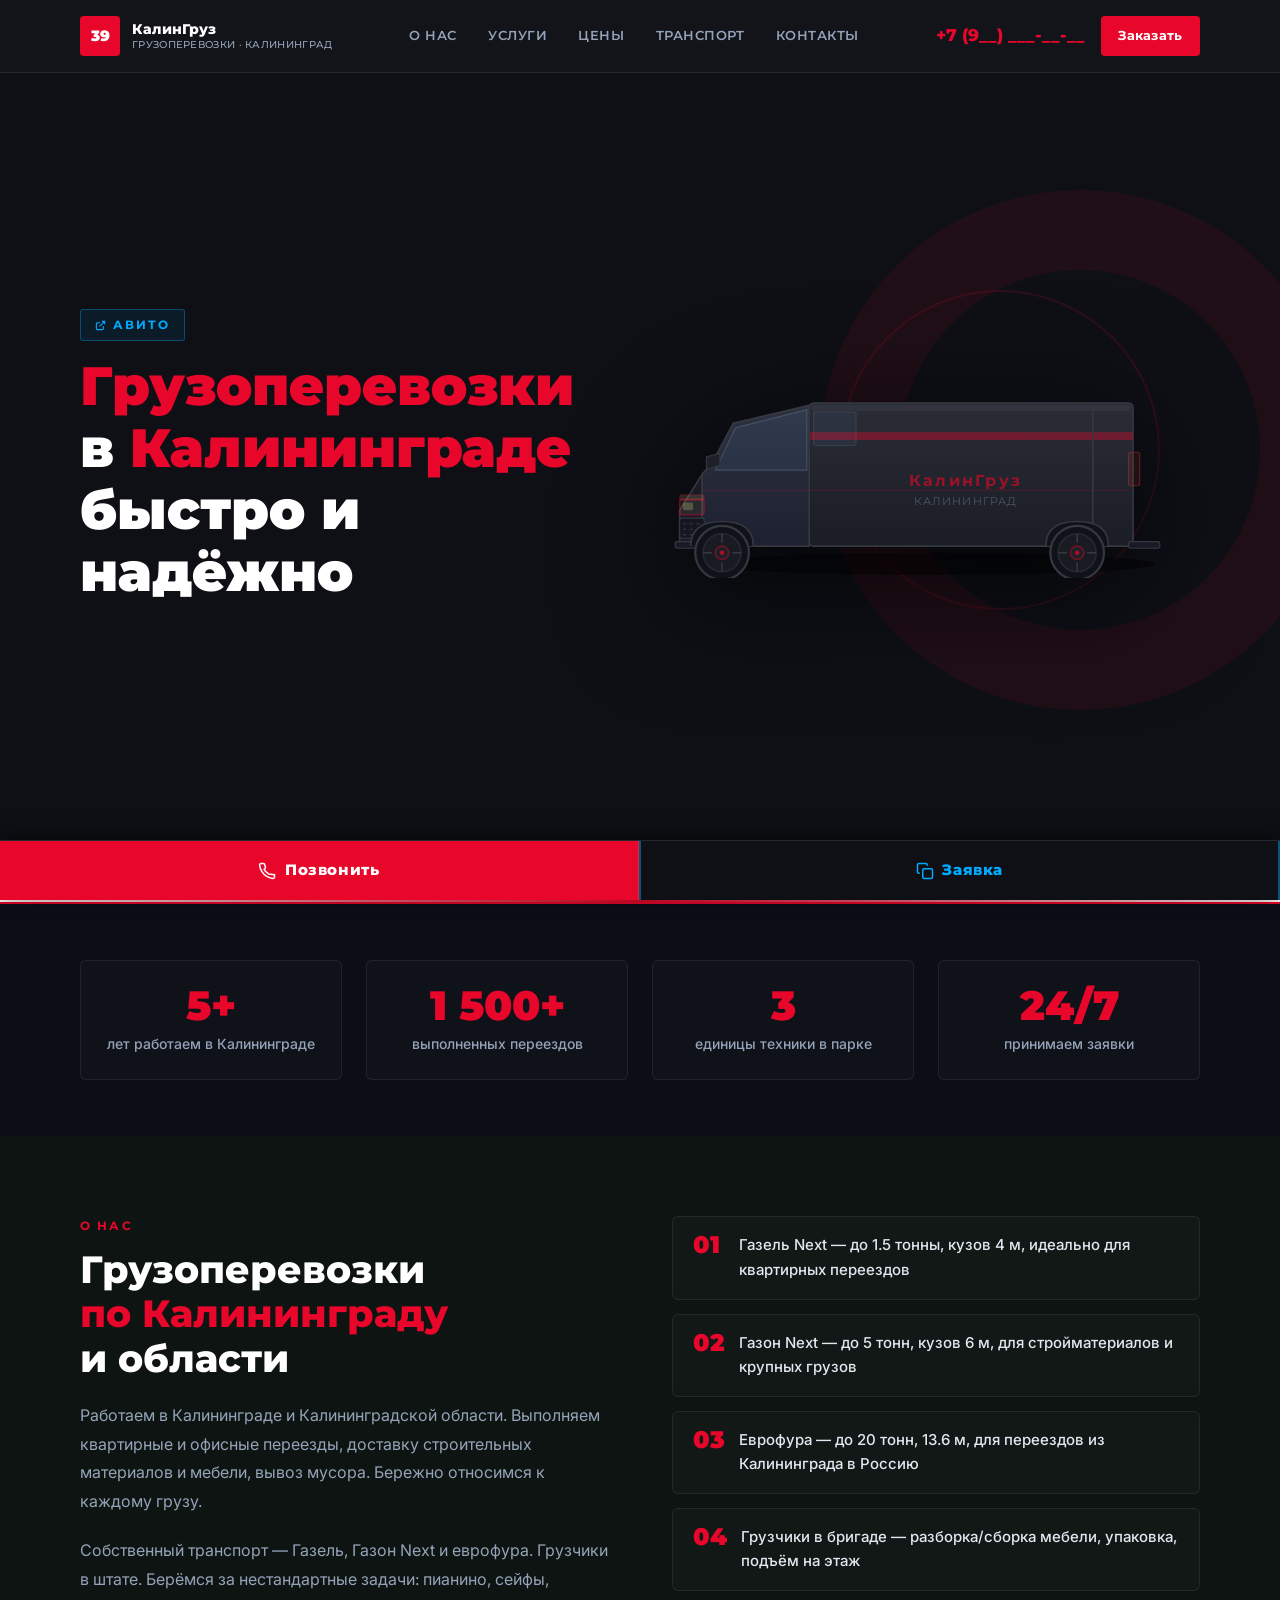
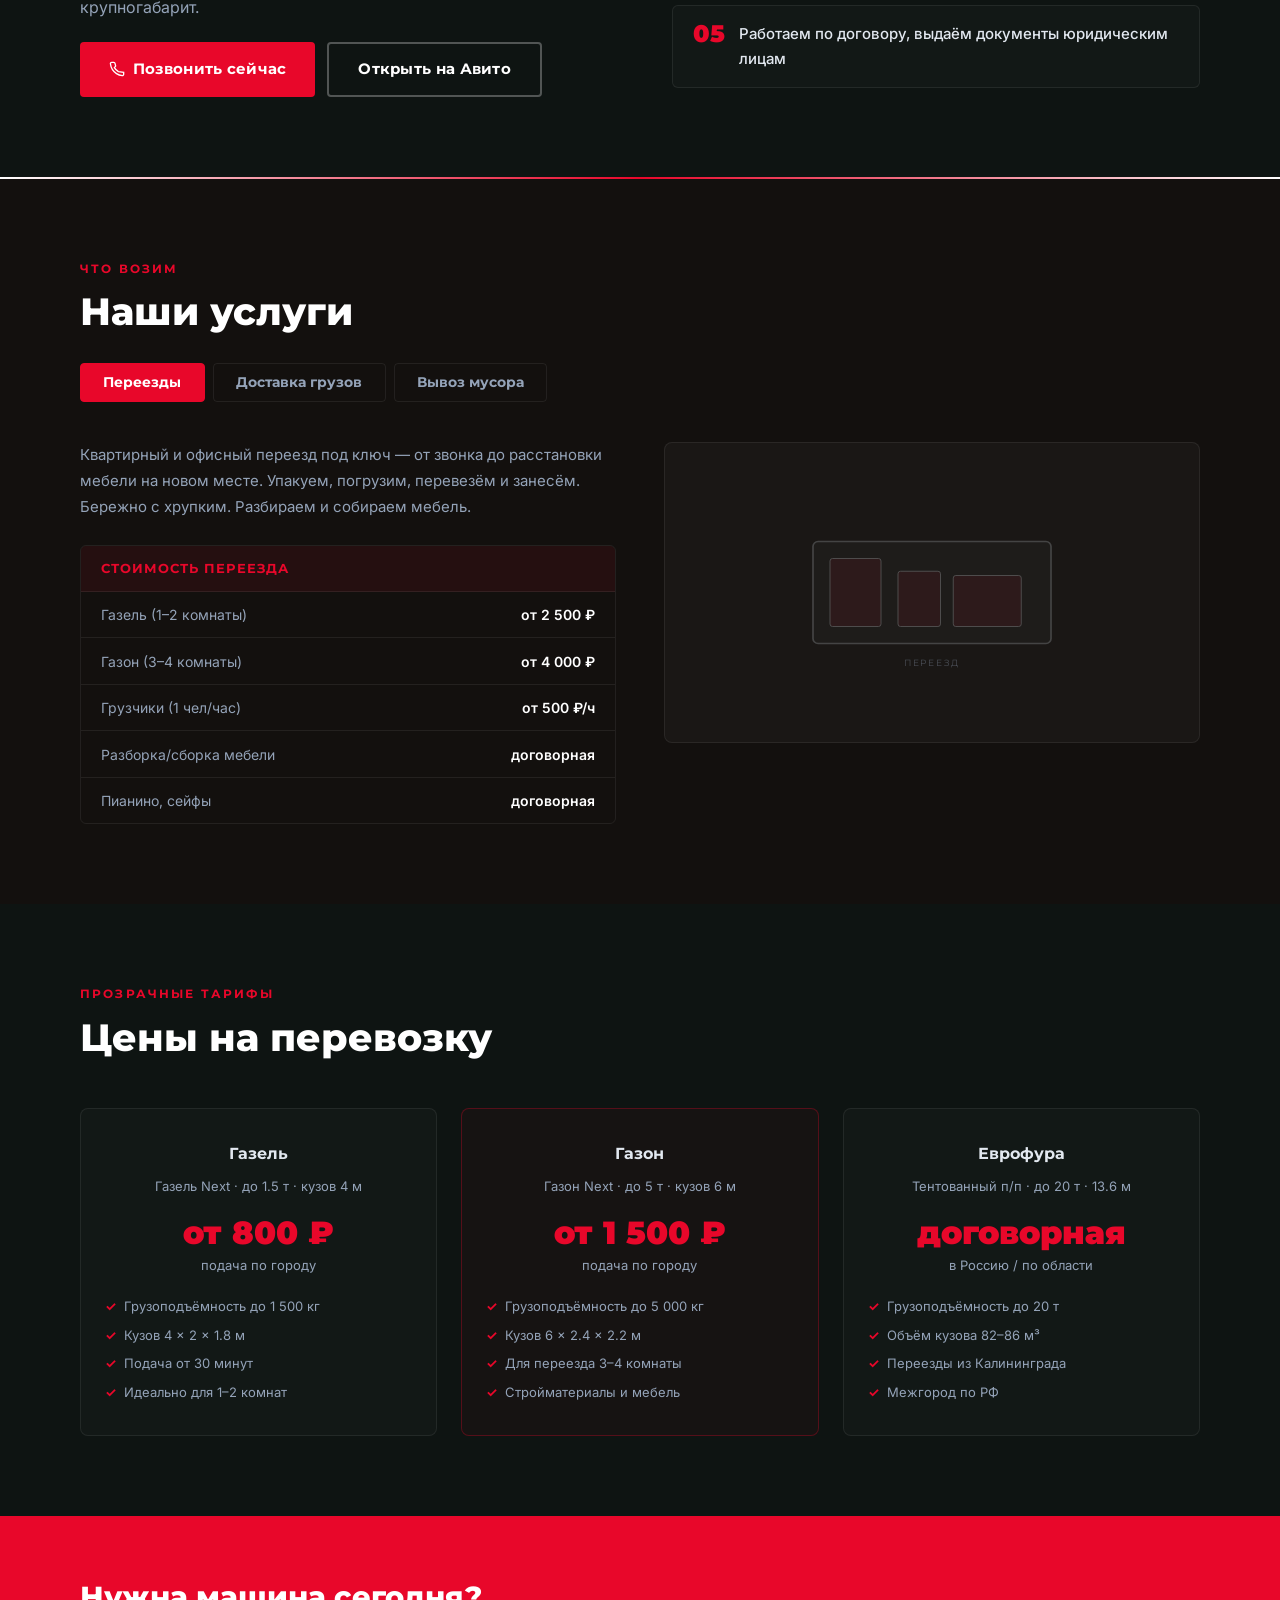
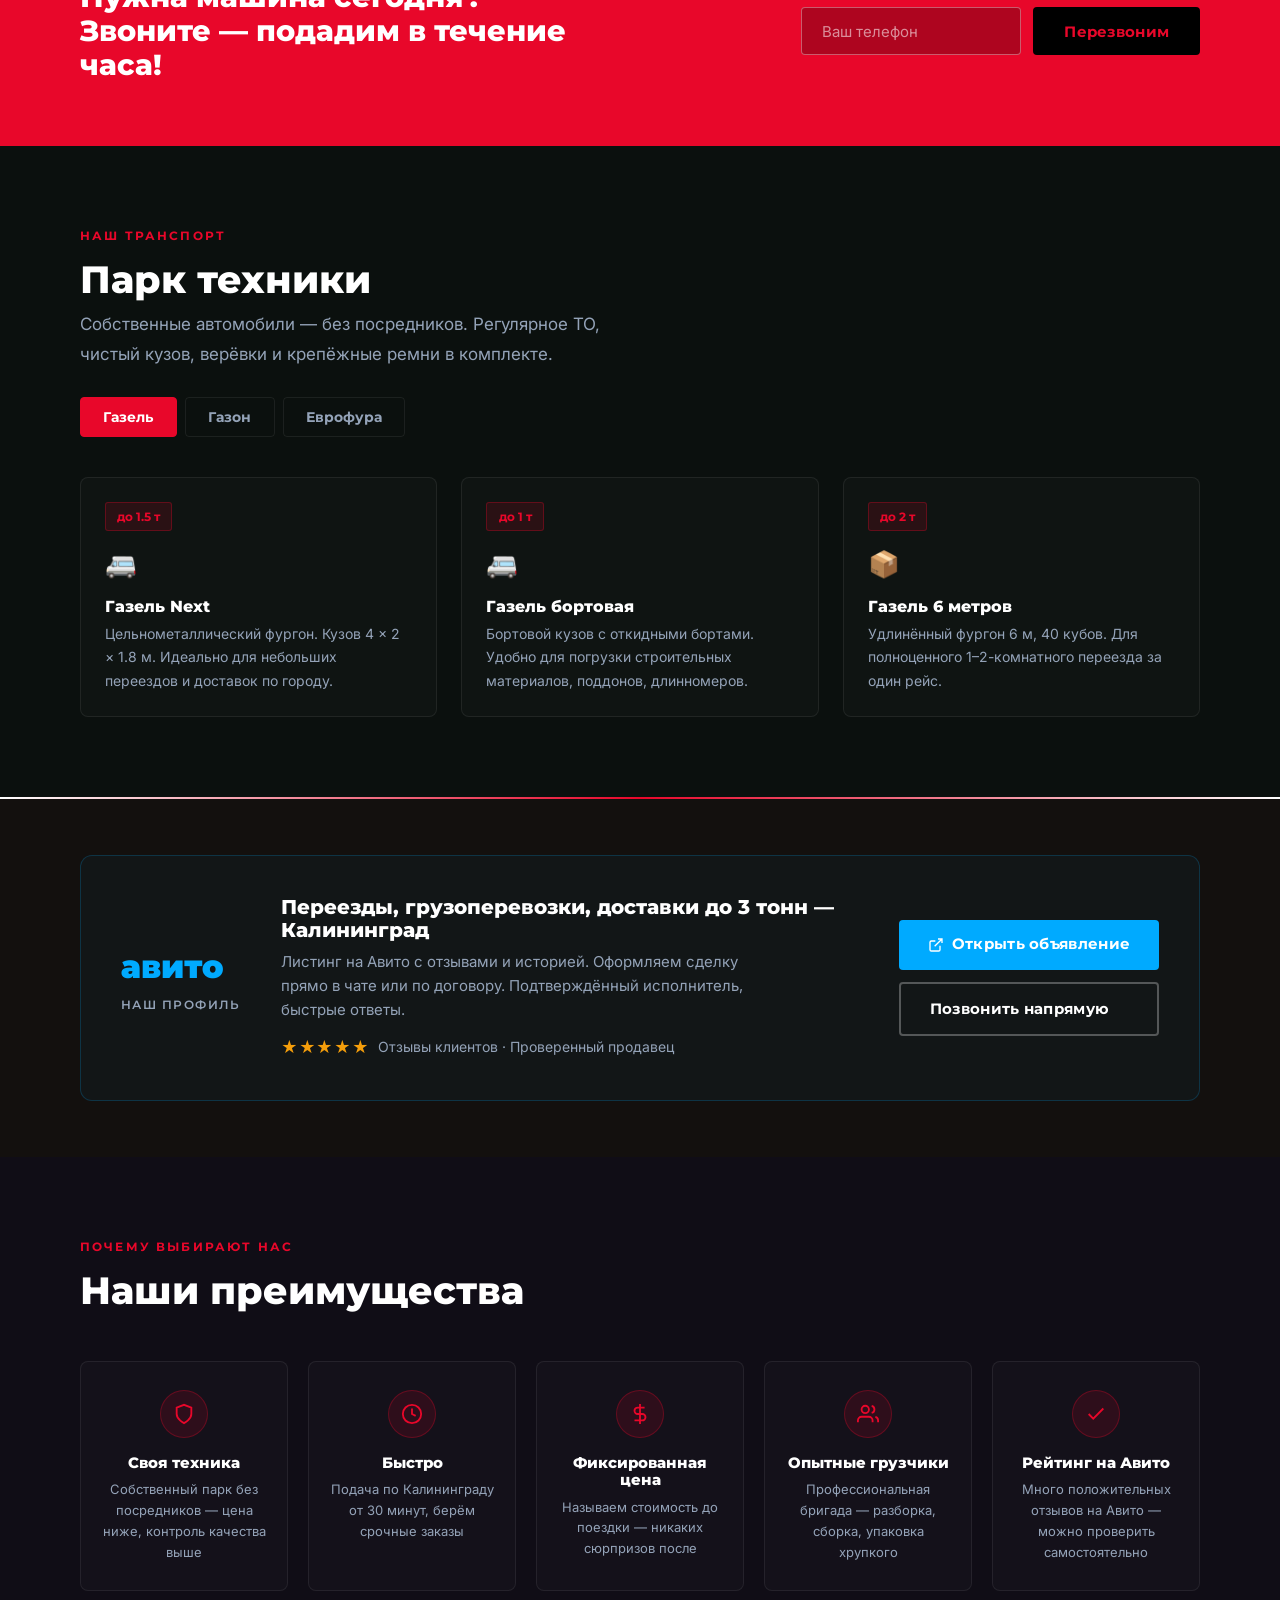
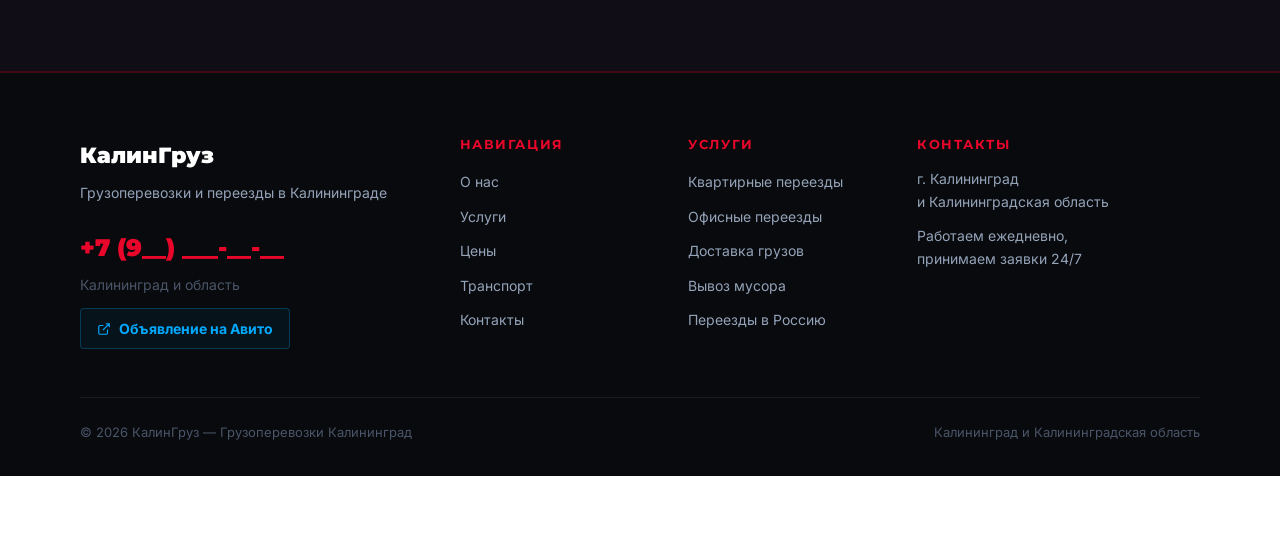
<file: index.html>
<!DOCTYPE html>
<html lang="ru">
<head>
<meta charset="UTF-8">
<meta name="viewport" content="width=device-width,initial-scale=1">
<title>Грузоперевозки Калининград — переезды, газель, грузчики</title>
<link rel="preconnect" href="https://fonts.googleapis.com">
<link rel="preconnect" href="https://fonts.gstatic.com" crossorigin>
<link href="https://fonts.googleapis.com/css2?family=Montserrat:wght@400;500;600;700;800;900&family=Inter:wght@400;500;600&display=swap" rel="stylesheet">
<style>
*,*::before,*::after{box-sizing:border-box;margin:0;padding:0}
html{scroll-behavior:smooth;font-size:16px}
body{font-family:'Inter',sans-serif;color:#e2e8f0;line-height:1.65;-webkit-font-smoothing:antialiased}
img{max-width:100%;display:block}
a{color:inherit;text-decoration:none}
ul{list-style:none}
button{cursor:pointer;font-family:inherit;border:none;background:none}

:root{
  --red:#e8072a;--red-dim:rgba(232,7,42,.12);--red-border:rgba(232,7,42,.3);
  --white:#ffffff;--text:#e2e8f0;--muted:#94a3b8;--card-border:rgba(255,255,255,.07);
  --bg-header:#12141a;--bg-hero:#0e1016;--bg-stats:#0b0e15;--bg-about:#0e1412;
  --bg-services:#13100e;--bg-cta:#e8072a;--bg-fleet:#0b100e;--bg-benefits:#100d16;
  --bg-footer:#080a0d;
}

h1,h2,h3,h4,h5,h6{font-family:'Montserrat',sans-serif;font-weight:800;line-height:1.15;color:#fff}
.h-sub{font-size:.75rem;font-weight:700;letter-spacing:.18em;text-transform:uppercase;color:var(--red);font-family:'Montserrat',sans-serif;margin-bottom:.75rem;display:block}
.lead{font-size:1.0625rem;color:var(--muted);line-height:1.75}
.container{max-width:1200px;margin:0 auto;padding:0 clamp(1rem,4vw,2.5rem)}
section{padding:5rem 0}

.btn{display:inline-flex;align-items:center;gap:.5rem;padding:.8rem 1.8rem;border-radius:4px;font-family:'Montserrat',sans-serif;font-size:.9375rem;font-weight:700;letter-spacing:.02em;transition:all .2s}
.btn-red{background:var(--red);color:#fff}
.btn-red:hover{background:#c50523;box-shadow:0 6px 24px rgba(232,7,42,.35)}
.btn-outline{background:transparent;color:#fff;border:2px solid rgba(255,255,255,.28)}
.btn-outline:hover{border-color:#fff;background:rgba(255,255,255,.06)}
.btn-dark{background:#000;color:var(--red);border:2px solid #000}
.btn-dark:hover{background:#111}
.btn-avito{background:#00aaff;color:#fff}
.btn-avito:hover{background:#0090dd;box-shadow:0 6px 24px rgba(0,170,255,.3)}

.stripe{height:2px;background:linear-gradient(90deg,transparent,var(--red),transparent)}

/* HEADER */
.header{position:fixed;top:0;left:0;right:0;z-index:100;background:var(--bg-header);border-bottom:1px solid rgba(255,255,255,.08);transition:box-shadow .3s}
.header.scrolled{box-shadow:0 4px 24px rgba(0,0,0,.6)}
.header-inner{display:flex;align-items:center;justify-content:space-between;gap:1.5rem;height:72px}
.logo{display:flex;align-items:center;gap:.75rem}
.logo-mark{width:40px;height:40px;background:var(--red);border-radius:4px;display:flex;align-items:center;justify-content:center;font-family:'Montserrat',sans-serif;font-size:.95rem;font-weight:900;color:#fff;flex-shrink:0}
.logo-text{font-family:'Montserrat',sans-serif;font-weight:800;font-size:.9rem;line-height:1.2;color:#fff}
.logo-text small{display:block;font-size:.625rem;font-weight:500;color:var(--muted);letter-spacing:.03em;text-transform:uppercase}
nav{display:flex;align-items:center;gap:.25rem}
nav a{padding:.45rem .85rem;border-radius:3px;font-family:'Montserrat',sans-serif;font-size:.8125rem;font-weight:600;color:var(--muted);letter-spacing:.04em;text-transform:uppercase;transition:color .2s,background .2s}
nav a:hover{color:#fff;background:rgba(255,255,255,.06)}
.header-phone{font-family:'Montserrat',sans-serif;font-size:1.05rem;font-weight:800;color:var(--red);white-space:nowrap}
.header-phone:hover{color:#ff3352}
.btn-callback{padding:.55rem 1.1rem;font-size:.8125rem}
@media(max-width:900px){nav,.btn-callback{display:none}.header-phone{font-size:.9rem}}

/* HERO */
.hero{background:var(--bg-hero);padding:7rem 0 5rem;min-height:100vh;display:flex;align-items:center;position:relative;overflow:hidden}
.hero-deco{position:absolute;right:-60px;top:50%;transform:translateY(-50%);width:520px;height:520px;border-radius:50%;border:80px solid rgba(232,7,42,.08);pointer-events:none}
.hero-deco2{position:absolute;right:120px;top:50%;transform:translateY(-50%);width:320px;height:320px;border-radius:50%;border:2px solid rgba(232,7,42,.15);pointer-events:none}
.hero-grid{display:grid;grid-template-columns:1fr 1fr;gap:3rem;align-items:center}
.hero h1{font-size:clamp(2rem,4.2vw,3.6rem);margin-bottom:1.25rem;font-weight:900}
.hero h1 span{color:var(--red)}
.hero-badges{display:flex;flex-wrap:wrap;gap:.5rem;margin-bottom:1.5rem}
.badge{display:inline-flex;align-items:center;gap:.4rem;padding:.3rem .85rem;border-radius:20px;font-size:.8125rem;font-weight:600;border:1px solid var(--card-border);color:var(--muted);white-space:nowrap}
.badge::before{content:'';width:6px;height:6px;border-radius:50%;background:var(--red);flex-shrink:0}
.hero-list{display:flex;flex-direction:column;gap:.55rem;margin-bottom:2.25rem}
.hero-list li{font-size:1rem;color:var(--muted);display:flex;align-items:center;gap:.65rem}
.hero-list li::before{content:'';width:6px;height:6px;border-radius:50%;background:var(--red);flex-shrink:0}
.hero-btns{display:flex;gap:.75rem;flex-wrap:wrap}
.hero-img-col{display:flex;justify-content:flex-end;align-items:center}
.hero-truck{width:100%;max-width:540px;filter:drop-shadow(0 24px 60px rgba(0,0,0,.7))}
.avito-strip{display:flex;align-items:center;gap:.75rem;margin-top:1.5rem;padding:.85rem 1.25rem;border:1px solid rgba(0,170,255,.2);border-radius:6px;background:rgba(0,170,255,.05)}
.avito-strip svg{flex-shrink:0;opacity:.8}
.avito-strip span{font-size:.875rem;color:var(--muted)}
.avito-strip a{color:#00aaff;font-weight:700;font-size:.875rem;white-space:nowrap}
.avito-strip a:hover{color:#4dc8ff}
@media(max-width:860px){.hero-grid{grid-template-columns:1fr}.hero-img-col{display:flex;justify-content:center;margin-top:2rem}.hero-truck{max-width:320px;width:100%}.hero{min-height:auto;padding:7.5rem 0 5rem}}

/* STATS */
.stats{background:var(--bg-stats);border-top:2px solid var(--red);padding:3.5rem 0}
.stats-grid{display:grid;grid-template-columns:repeat(4,1fr);gap:1.5rem}
.stat-card{text-align:center;padding:1.5rem;border:1px solid var(--card-border);border-radius:6px;background:rgba(255,255,255,.02);transition:border-color .25s}
.stat-card:hover{border-color:var(--red-border)}
.stat-num{font-family:'Montserrat',sans-serif;font-size:clamp(1.8rem,3.2vw,2.8rem);font-weight:900;color:var(--red);line-height:1;margin-bottom:.4rem}
.stat-label{font-size:.875rem;color:var(--muted);font-weight:500}
@media(max-width:700px){.stats-grid{grid-template-columns:repeat(2,1fr)}}

/* ABOUT */
.about{background:var(--bg-about)}
.about-grid{display:grid;grid-template-columns:1fr 1fr;gap:4rem;align-items:start}
.about h2{font-size:clamp(1.75rem,3vw,2.5rem);margin-bottom:1.25rem}
.about-text{color:var(--muted);font-size:1rem;line-height:1.8;margin-bottom:1.25rem}
.about-list{display:flex;flex-direction:column;gap:.85rem}
.about-item{display:flex;align-items:flex-start;gap:.9rem;padding:1rem 1.25rem;border:1px solid var(--card-border);border-radius:6px;background:rgba(255,255,255,.02)}
.about-num{font-family:'Montserrat',sans-serif;font-size:1.5rem;font-weight:900;color:var(--red);line-height:1;flex-shrink:0;min-width:2rem}
.about-item-text{font-size:.9375rem;color:var(--text);font-weight:500}
@media(max-width:820px){.about-grid{grid-template-columns:1fr}}

/* SERVICES */
.services{background:var(--bg-services)}
.services h2{font-size:clamp(1.75rem,3vw,2.5rem);margin-bottom:.5rem}
.tabs{display:flex;gap:.5rem;flex-wrap:wrap;margin:1.75rem 0 2.5rem}
.tab{padding:.6rem 1.4rem;border-radius:4px;font-family:'Montserrat',sans-serif;font-size:.875rem;font-weight:700;border:1px solid var(--card-border);color:var(--muted);cursor:pointer;transition:all .2s}
.tab.active,.tab:hover{background:var(--red);color:#fff;border-color:var(--red)}
.tab-panel{display:none}
.tab-panel.active{display:grid;grid-template-columns:1fr 1fr;gap:3rem;align-items:start}
.service-desc{color:var(--muted);font-size:.9375rem;line-height:1.75;margin-bottom:1.5rem}
.service-specs{border:1px solid var(--card-border);border-radius:6px;overflow:hidden}
.spec-title{padding:.75rem 1.25rem;background:rgba(232,7,42,.08);border-bottom:1px solid var(--card-border);font-family:'Montserrat',sans-serif;font-size:.8125rem;font-weight:700;color:var(--red);letter-spacing:.08em;text-transform:uppercase}
.spec-row{display:flex;justify-content:space-between;align-items:center;padding:.7rem 1.25rem;border-bottom:1px solid var(--card-border)}
.spec-row:last-child{border-bottom:none}
.spec-key{font-size:.875rem;color:var(--muted)}
.spec-val{font-size:.875rem;font-weight:600;color:#fff;text-align:right}
.service-img-wrap{border-radius:8px;overflow:hidden;background:rgba(255,255,255,.03);border:1px solid var(--card-border);aspect-ratio:16/9;display:flex;align-items:center;justify-content:center}
@media(max-width:820px){.tab-panel.active{grid-template-columns:1fr}.service-img-wrap{display:none}}

/* PRICES */
.prices{background:var(--bg-about)}
.prices h2{font-size:clamp(1.75rem,3vw,2.5rem);margin-bottom:3rem}
.price-grid{display:grid;grid-template-columns:repeat(3,1fr);gap:1.5rem}
.price-card{border:1px solid var(--card-border);border-radius:8px;padding:2rem 1.5rem;background:rgba(255,255,255,.02);transition:border-color .25s,transform .25s;text-align:center}
.price-card.accent{border-color:var(--red-border);background:rgba(232,7,42,.04)}
.price-card:hover{border-color:var(--red-border);transform:translateY(-3px)}
.price-name{font-family:'Montserrat',sans-serif;font-size:1rem;font-weight:700;margin-bottom:.5rem}
.price-vehicle{font-size:.8125rem;color:var(--muted);margin-bottom:1.25rem}
.price-amount{font-family:'Montserrat',sans-serif;font-size:2rem;font-weight:900;color:var(--red);line-height:1;margin-bottom:.35rem}
.price-unit{font-size:.8125rem;color:var(--muted)}
.price-features{display:flex;flex-direction:column;gap:.45rem;margin-top:1.25rem;text-align:left}
.price-features li{font-size:.8125rem;color:var(--muted);display:flex;align-items:center;gap:.5rem}
.price-features li::before{content:'✓';color:var(--red);font-weight:700;flex-shrink:0}
@media(max-width:820px){.price-grid{grid-template-columns:1fr 1fr}}
@media(max-width:520px){.price-grid{grid-template-columns:1fr}}

/* CTA */
.cta{background:var(--bg-cta);padding:4rem 0}
.cta-inner{display:flex;align-items:center;justify-content:space-between;gap:2rem;flex-wrap:wrap}
.cta h2{font-size:clamp(1.3rem,2.3vw,1.9rem);color:#fff;max-width:560px;font-weight:800}
.cta-form{display:flex;gap:.75rem;flex-wrap:wrap}
.cta-form input{background:rgba(0,0,0,.25);border:1px solid rgba(255,255,255,.35);border-radius:4px;padding:.75rem 1.25rem;font-size:.9375rem;color:#fff;width:220px;font-family:inherit}
.cta-form input::placeholder{color:rgba(255,255,255,.55)}
.cta-form input:focus{outline:none;border-color:#fff}

/* FLEET */
.fleet{background:var(--bg-fleet)}
.fleet h2{font-size:clamp(1.75rem,3vw,2.5rem);margin-bottom:.5rem}
.fleet-grid{display:grid;grid-template-columns:repeat(3,1fr);gap:1.5rem}
.fleet-card{border:1px solid var(--card-border);border-radius:8px;padding:1.5rem;background:rgba(255,255,255,.02);transition:border-color .25s,transform .25s}
.fleet-card:hover{border-color:var(--red-border);transform:translateY(-3px)}
.fleet-icon{font-size:1.6rem;margin-bottom:.85rem}
.fleet-card h4{font-size:1rem;margin-bottom:.35rem}
.fleet-card p{font-size:.875rem;color:var(--muted)}
.fleet-badge{display:inline-block;background:var(--red-dim);border:1px solid var(--red-border);border-radius:3px;padding:.2rem .7rem;font-size:.75rem;font-weight:700;color:var(--red);font-family:'Montserrat',sans-serif;margin-bottom:.75rem}
@media(max-width:860px){.fleet-grid{grid-template-columns:1fr 1fr}}
@media(max-width:560px){.fleet-grid{grid-template-columns:1fr}}

/* AVITO */
.avito-section{background:var(--bg-services);padding:3.5rem 0}
.avito-card{border:1px solid rgba(0,170,255,.2);border-radius:12px;padding:2.5rem;background:rgba(0,170,255,.04);display:flex;align-items:center;gap:2.5rem;flex-wrap:wrap}
.avito-logo{font-family:'Montserrat',sans-serif;font-size:2rem;font-weight:900;color:#00aaff;flex-shrink:0}
.avito-logo span{display:block;font-size:.75rem;letter-spacing:.12em;text-transform:uppercase;color:var(--muted);font-weight:600;margin-top:.1rem}
.avito-info{flex:1;min-width:280px}
.avito-info h3{font-size:1.25rem;margin-bottom:.5rem;color:#fff}
.avito-info p{font-size:.9375rem;color:var(--muted);line-height:1.6;max-width:480px}
.avito-rating{display:flex;align-items:center;gap:.5rem;margin-top:.75rem}
.stars{color:#f59e0b;font-size:1rem;letter-spacing:.05em}
.rating-text{font-size:.875rem;color:var(--muted)}
.avito-actions{display:flex;flex-direction:column;gap:.75rem;flex-shrink:0}

/* BENEFITS */
.benefits{background:var(--bg-benefits)}
.benefits h2{font-size:clamp(1.75rem,3vw,2.5rem);margin-bottom:3rem}
.benefits-grid{display:grid;grid-template-columns:repeat(5,1fr);gap:1.25rem}
.ben-card{padding:1.75rem 1.25rem;border:1px solid var(--card-border);border-radius:8px;background:rgba(255,255,255,.02);text-align:center;transition:border-color .25s,background .25s}
.ben-card:hover{border-color:var(--red-border);background:rgba(232,7,42,.04)}
.ben-icon{width:48px;height:48px;border-radius:50%;background:var(--red-dim);border:1px solid var(--red-border);display:flex;align-items:center;justify-content:center;margin:0 auto 1rem}
.ben-icon svg{width:22px;height:22px;color:var(--red);fill:none;stroke:currentColor;stroke-width:2}
.ben-card h4{font-size:.9375rem;margin-bottom:.5rem}
.ben-card p{font-size:.8125rem;color:var(--muted);line-height:1.6}
@media(max-width:900px){.benefits-grid{grid-template-columns:repeat(3,1fr)}}
@media(max-width:560px){.benefits-grid{grid-template-columns:1fr 1fr}}

/* FOOTER */
footer{background:var(--bg-footer);padding:4rem 0 2rem;border-top:2px solid rgba(232,7,42,.25)}
.footer-grid{display:grid;grid-template-columns:1.8fr 1fr 1fr 1.5fr;gap:2.5rem;margin-bottom:3rem}
.footer-brand{font-family:'Montserrat',sans-serif;font-size:1.4rem;font-weight:900;color:#fff;margin-bottom:.4rem}
.footer-tagline{font-size:.875rem;color:var(--muted);margin-bottom:1.5rem}
.footer-phone{font-family:'Montserrat',sans-serif;font-size:1.5rem;font-weight:900;color:var(--red);margin-bottom:.35rem;display:block}
.footer-phone:hover{color:#ff3352}
.footer-col h5{font-family:'Montserrat',sans-serif;font-size:.8125rem;font-weight:700;letter-spacing:.12em;text-transform:uppercase;color:var(--red);margin-bottom:1rem}
.footer-col ul li{margin-bottom:.5rem}
.footer-col ul a{font-size:.875rem;color:var(--muted);transition:color .2s}
.footer-col ul a:hover{color:#fff}
.footer-address{font-size:.875rem;color:var(--muted);line-height:1.6;margin-bottom:.75rem}
.footer-avito{display:inline-flex;align-items:center;gap:.5rem;padding:.5rem 1rem;border:1px solid rgba(0,170,255,.25);border-radius:4px;background:rgba(0,170,255,.06);color:#00aaff;font-size:.875rem;font-weight:700;margin-top:.75rem;transition:all .2s}
.footer-avito:hover{background:rgba(0,170,255,.12);border-color:rgba(0,170,255,.5)}
.footer-bottom{border-top:1px solid rgba(255,255,255,.07);padding-top:1.5rem;display:flex;justify-content:space-between;align-items:center;gap:1rem;flex-wrap:wrap}
.footer-bottom p{font-size:.8125rem;color:#4a5568}
@media(max-width:900px){.footer-grid{grid-template-columns:1fr 1fr}}
@media(max-width:560px){.footer-grid{grid-template-columns:1fr}}

.reveal{opacity:0;transform:translateY(24px);transition:opacity .55s ease,transform .55s ease}
.reveal.visible{opacity:1;transform:none}
.delay-1{transition-delay:.1s}.delay-2{transition-delay:.2s}.delay-3{transition-delay:.3s}.delay-4{transition-delay:.45s}

/* COLOR CYCLE */
@keyframes colorCycle{
  0%{color:#e8072a}8%{color:#ff4422}18%{color:#ff8800}28%{color:#ffcc00}40%{color:#33dd55}52%{color:#00cccc}62%{color:#00aaff}72%{color:#4466ff}82%{color:#aa22ff}92%{color:#ff22aa}100%{color:#e8072a}
}
.text-cycle{display:inline;animation:colorCycle 7s linear infinite}

/* HERO AVITO TAG */
.hero-avito-tag{display:inline-flex;align-items:center;gap:.45rem;font-family:'Montserrat',sans-serif;font-size:.75rem;font-weight:700;letter-spacing:.18em;text-transform:uppercase;color:#00aaff;margin-bottom:.9rem;padding:.3rem .85rem;border:1px solid rgba(0,170,255,.35);border-radius:3px;background:rgba(0,170,255,.08);transition:all .2s}
.hero-avito-tag:hover{background:rgba(0,170,255,.2);border-color:#00aaff;color:#4dc8ff}
.hero-avito-tag svg{flex-shrink:0}

/* FIXED BOTTOM BAR */
.fixed-bar{position:fixed;bottom:0;left:0;right:0;z-index:200;display:flex;height:60px;background:#0e1016;border-top:1px solid rgba(255,255,255,.1);box-shadow:0 -4px 24px rgba(0,0,0,.6)}
.fixed-bar a{flex:1;display:flex;align-items:center;justify-content:center;gap:.55rem;font-family:'Montserrat',sans-serif;font-size:.9375rem;font-weight:800;letter-spacing:.04em;text-decoration:none;transition:all .22s}
.fb-call{background:var(--red);color:#fff;border-right:1px solid rgba(255,255,255,.1)}
.fb-call:hover{background:#c50523;box-shadow:inset 0 0 40px rgba(0,0,0,.25)}
.fb-call svg,.fb-order svg{flex-shrink:0}
.fb-order{background:transparent;color:#00aaff;border:none;border:2px solid rgba(0,170,255,.45);border-top:none;border-bottom:none;flex:1}
.fb-order:hover{background:rgba(0,170,255,.1);color:#4dc8ff}
body{padding-bottom:60px}
</style>
</head>
<body>

<header class="header" id="top">
  <div class="container">
    <div class="header-inner">
      <a href="#top" class="logo">
        <div class="logo-mark">39</div>
        <div class="logo-text">КалинГруз<small>Грузоперевозки · Калининград</small></div>
      </a>
      <nav>
        <a href="#about">О нас</a>
        <a href="#services">Услуги</a>
        <a href="#prices">Цены</a>
        <a href="#fleet">Транспорт</a>
        <a href="#contacts">Контакты</a>
      </nav>
      <div style="display:flex;align-items:center;gap:1rem">
        <a href="tel:+79XXXXXXXXX" class="header-phone">+7 (9__) ___-__-__</a>
        <a href="#contacts" class="btn btn-red btn-callback">Заказать</a>
      </div>
    </div>
  </div>
</header>

<section class="hero">
  <div class="hero-deco"></div>
  <div class="hero-deco2"></div>
  <div class="container">
    <div class="hero-grid">
      <div>
        <a href="https://www.avito.ru/kaliningrad/predlozheniya_uslug/pereezdy_gruzoperevozki_dostavki_do_3_tonn_7275388730" target="_blank" rel="noopener" class="hero-avito-tag reveal">
          <svg width="11" height="11" fill="none" stroke="currentColor" stroke-width="2.5" viewBox="0 0 24 24"><path d="M18 13v6a2 2 0 01-2 2H5a2 2 0 01-2-2V8a2 2 0 012-2h6M15 3h6v6M10 14L21 3"/></svg>
          Авито
        </a>
        <h1 class="reveal delay-1"><span class="text-cycle">Грузоперевозки</span><br>в <span>Калининграде</span><br>быстро и надёжно</h1>
      </div>
      <div class="hero-img-col reveal delay-2">
        <svg class="hero-truck" viewBox="0 0 480 200" fill="none" xmlns="http://www.w3.org/2000/svg">
          <defs>
            <linearGradient id="g1" x1="0" y1="0" x2="0" y2="1"><stop offset="0%" stop-color="#2a2d36"/><stop offset="100%" stop-color="#1a1d24"/></linearGradient>
            <linearGradient id="g2" x1="0" y1="0" x2="0" y2="1"><stop offset="0%" stop-color="#2e3240"/><stop offset="100%" stop-color="#1c2030"/></linearGradient>
          </defs>
          <ellipse cx="240" cy="188" rx="200" ry="10" fill="rgba(0,0,0,.45)"/>
          <rect x="130" y="44" width="290" height="128" rx="4" fill="url(#g1)" stroke="#353840" stroke-width="1.5"/>
          <rect x="132" y="46" width="286" height="5" rx="2" fill="rgba(255,255,255,.04)"/>
          <rect x="130" y="70" width="290" height="7" fill="rgba(232,7,42,.38)"/>
          <text x="270" y="118" text-anchor="middle" font-family="Montserrat" font-size="14" font-weight="700" fill="rgba(232,7,42,.6)" letter-spacing="2">КалинГруз</text>
          <text x="270" y="135" text-anchor="middle" font-family="Montserrat" font-size="10" font-weight="400" fill="rgba(148,163,184,.4)" letter-spacing="1">КАЛИНИНГРАД</text>
          <path d="M34 172 L34 108 L44 96 L62 62 L130 46 L130 172 Z" fill="url(#g2)" stroke="#353840" stroke-width="1.5"/>
          <path d="M14 172 L14 140 L34 108 L34 172 Z" fill="#181b25" stroke="#353840" stroke-width="1.5"/>
          <path d="M46 104 L64 66 L128 50 L128 104 Z" fill="rgba(100,160,240,.07)" stroke="rgba(200,220,255,.18)" stroke-width="1"/>
          <rect x="134" y="52" width="38" height="30" rx="2" fill="rgba(100,160,240,.06)" stroke="rgba(200,220,255,.1)" stroke-width="1"/>
          <line x1="34" y1="122" x2="418" y2="122" stroke="rgba(232,7,42,.2)" stroke-width="1"/>
          <path d="M38 92 L50 89 L50 100 L38 103 Z" fill="#1e2028" stroke="#353840"/>
          <rect x="14" y="130" width="22" height="14" rx="2.5" fill="rgba(255,245,150,.07)" stroke="rgba(232,7,42,.45)" stroke-width="1.2"/>
          <rect x="17" y="133" width="9" height="7" rx="1.5" fill="rgba(255,245,150,.22)"/>
          <rect x="14" y="126" width="22" height="5" rx="2" fill="rgba(255,245,150,.12)" stroke="rgba(232,7,42,.3)" stroke-width="1"/>
          <line x1="384" y1="46" x2="384" y2="172" stroke="#353840" stroke-width="1.5"/>
          <rect x="416" y="88" width="10" height="30" rx="2" fill="rgba(220,40,40,.12)" stroke="rgba(220,60,60,.35)" stroke-width="1"/>
          <rect x="10" y="168" width="28" height="6" rx="2" fill="#181b25" stroke="#353840"/>
          <rect x="416" y="168" width="28" height="6" rx="2" fill="#181b25" stroke="#353840"/>
          <rect x="14" y="147" width="22" height="18" rx="2" fill="#141720" stroke="#353840"/>
          <line x1="17" y1="152" x2="34" y2="152" stroke="#353840" stroke-dasharray="3 3"/>
          <line x1="17" y1="157" x2="34" y2="157" stroke="#353840" stroke-dasharray="3 3"/>
          <line x1="17" y1="162" x2="34" y2="162" stroke="#353840" stroke-dasharray="3 3"/>
          <path d="M24 172 Q24 150 52 150 Q80 150 80 172" fill="#10121a" stroke="#353840" stroke-width="1.5"/>
          <path d="M342 172 Q342 150 370 150 Q398 150 398 172" fill="#10121a" stroke="#353840" stroke-width="1.5"/>
          <circle cx="52" cy="178" r="24" fill="#10121a" stroke="#353840" stroke-width="2"/>
          <circle cx="52" cy="178" r="17" fill="#181b22" stroke="#252830" stroke-width="1.5"/>
          <circle cx="52" cy="178" r="6" fill="#1e2028" stroke="rgba(232,7,42,.4)" stroke-width="1.5"/>
          <line x1="52" y1="161" x2="52" y2="169" stroke="#353840" stroke-width="1.5"/>
          <line x1="52" y1="187" x2="52" y2="195" stroke="#353840" stroke-width="1.5"/>
          <line x1="35" y1="178" x2="43" y2="178" stroke="#353840" stroke-width="1.5"/>
          <line x1="61" y1="178" x2="69" y2="178" stroke="#353840" stroke-width="1.5"/>
          <circle cx="52" cy="178" r="2" fill="rgba(232,7,42,.7)"/>
          <circle cx="370" cy="178" r="24" fill="#10121a" stroke="#353840" stroke-width="2"/>
          <circle cx="370" cy="178" r="17" fill="#181b22" stroke="#252830" stroke-width="1.5"/>
          <circle cx="370" cy="178" r="6" fill="#1e2028" stroke="rgba(232,7,42,.4)" stroke-width="1.5"/>
          <line x1="370" y1="161" x2="370" y2="169" stroke="#353840" stroke-width="1.5"/>
          <line x1="370" y1="187" x2="370" y2="195" stroke="#353840" stroke-width="1.5"/>
          <line x1="353" y1="178" x2="361" y2="178" stroke="#353840" stroke-width="1.5"/>
          <line x1="379" y1="178" x2="387" y2="178" stroke="#353840" stroke-width="1.5"/>
          <circle cx="370" cy="178" r="2" fill="rgba(232,7,42,.7)"/>
        </svg>
      </div>
    </div>
  </div>
</section>

<div class="stripe"></div>

<section class="stats" id="stats">
  <div class="container">
    <div class="stats-grid">
      <div class="stat-card reveal"><div class="stat-num">5+</div><div class="stat-label">лет работаем в Калининграде</div></div>
      <div class="stat-card reveal delay-1"><div class="stat-num">1 500+</div><div class="stat-label">выполненных переездов</div></div>
      <div class="stat-card reveal delay-2"><div class="stat-num">3</div><div class="stat-label">единицы техники в парке</div></div>
      <div class="stat-card reveal delay-3"><div class="stat-num">24/7</div><div class="stat-label">принимаем заявки</div></div>
    </div>
  </div>
</section>

<section class="about" id="about">
  <div class="container">
    <div class="about-grid">
      <div>
        <span class="h-sub reveal">О нас</span>
        <h2 class="reveal delay-1">Грузоперевозки<br><span style="color:var(--red)">по Калининграду</span><br>и области</h2>
        <p class="about-text reveal delay-2">Работаем в Калининграде и Калининградской области. Выполняем квартирные и офисные переезды, доставку строительных материалов и мебели, вывоз мусора. Бережно относимся к каждому грузу.</p>
        <p class="about-text reveal delay-2">Собственный транспорт — Газель, Газон Next и еврофура. Грузчики в штате. Берёмся за нестандартные задачи: пианино, сейфы, крупногабарит.</p>
        <div style="display:flex;gap:.75rem;flex-wrap:wrap" class="reveal delay-3">
          <a href="tel:+79XXXXXXXXX" class="btn btn-red">
            <svg width="16" height="16" fill="none" stroke="currentColor" stroke-width="2" viewBox="0 0 24 24"><path d="M22 16.92v3a2 2 0 01-2.18 2 19.8 19.8 0 01-8.63-3.07 19.5 19.5 0 01-6-6 19.8 19.8 0 01-3.07-8.67A2 2 0 014.11 2h3a2 2 0 012 1.72c.127.96.361 1.903.7 2.81a2 2 0 01-.45 2.11L8.09 9.91a16 16 0 006 6z"/></svg>
            Позвонить сейчас
          </a>
          <a href="https://www.avito.ru/kaliningrad/predlozheniya_uslug/pereezdy_gruzoperevozki_dostavki_do_3_tonn_7275388730" target="_blank" rel="noopener" class="btn btn-outline">Открыть на Авито</a>
        </div>
      </div>
      <div class="about-list reveal delay-2">
        <div class="about-item"><span class="about-num">01</span><span class="about-item-text">Газель Next — до 1.5 тонны, кузов 4 м, идеально для квартирных переездов</span></div>
        <div class="about-item"><span class="about-num">02</span><span class="about-item-text">Газон Next — до 5 тонн, кузов 6 м, для стройматериалов и крупных грузов</span></div>
        <div class="about-item"><span class="about-num">03</span><span class="about-item-text">Еврофура — до 20 тонн, 13.6 м, для переездов из Калининграда в Россию</span></div>
        <div class="about-item"><span class="about-num">04</span><span class="about-item-text">Грузчики в бригаде — разборка/сборка мебели, упаковка, подъём на этаж</span></div>
        <div class="about-item"><span class="about-num">05</span><span class="about-item-text">Работаем по договору, выдаём документы юридическим лицам</span></div>
      </div>
    </div>
  </div>
</section>

<div class="stripe"></div>

<section class="services" id="services">
  <div class="container">
    <span class="h-sub reveal">Что возим</span>
    <h2 class="reveal delay-1">Наши услуги</h2>
    <div class="tabs">
      <button class="tab active" onclick="showTab('pereezd')">Переезды</button>
      <button class="tab" onclick="showTab('delivery')">Доставка грузов</button>
      <button class="tab" onclick="showTab('musor')">Вывоз мусора</button>
    </div>
    <div class="tab-panel active" id="tab-pereezd">
      <div>
        <p class="service-desc">Квартирный и офисный переезд под ключ — от звонка до расстановки мебели на новом месте. Упакуем, погрузим, перевезём и занесём. Бережно с хрупким. Разбираем и собираем мебель.</p>
        <div class="service-specs">
          <div class="spec-title">Стоимость переезда</div>
          <div class="spec-row"><span class="spec-key">Газель (1–2 комнаты)</span><span class="spec-val">от 2 500 ₽</span></div>
          <div class="spec-row"><span class="spec-key">Газон (3–4 комнаты)</span><span class="spec-val">от 4 000 ₽</span></div>
          <div class="spec-row"><span class="spec-key">Грузчики (1 чел/час)</span><span class="spec-val">от 500 ₽/ч</span></div>
          <div class="spec-row"><span class="spec-key">Разборка/сборка мебели</span><span class="spec-val">договорная</span></div>
          <div class="spec-row"><span class="spec-key">Пианино, сейфы</span><span class="spec-val">договорная</span></div>
        </div>
      </div>
      <div class="service-img-wrap">
        <svg viewBox="0 0 400 220" width="340" fill="none">
          <rect x="60" y="50" width="280" height="120" rx="6" stroke="#444" stroke-width="2" fill="rgba(255,255,255,.02)"/>
          <rect x="80" y="70" width="60" height="80" rx="3" stroke="#555" fill="rgba(232,7,42,.07)"/>
          <rect x="160" y="85" width="50" height="65" rx="3" stroke="#555" fill="rgba(232,7,42,.07)"/>
          <rect x="225" y="90" width="80" height="60" rx="3" stroke="#555" fill="rgba(232,7,42,.07)"/>
          <text x="200" y="196" text-anchor="middle" font-family="Montserrat" font-size="11" fill="rgba(148,163,184,.4)" letter-spacing="2">ПЕРЕЕЗД</text>
        </svg>
      </div>
    </div>
    <div class="tab-panel" id="tab-delivery">
      <div>
        <p class="service-desc">Доставка любых грузов по Калининграду, области и в Россию. Строительные материалы (кирпич, блоки, доски), мебель из магазинов, оборудование, промышленные товары. Подача от 1 часа.</p>
        <div class="service-specs">
          <div class="spec-title">Тарифы на доставку</div>
          <div class="spec-row"><span class="spec-key">Газель по городу</span><span class="spec-val">от 800 ₽</span></div>
          <div class="spec-row"><span class="spec-key">Газон по городу</span><span class="spec-val">от 1 500 ₽</span></div>
          <div class="spec-row"><span class="spec-key">Межгород (область)</span><span class="spec-val">от 15 ₽/км</span></div>
          <div class="spec-row"><span class="spec-key">В Россию (от Калининграда)</span><span class="spec-val">договорная</span></div>
        </div>
      </div>
      <div class="service-img-wrap">
        <svg viewBox="0 0 400 220" width="340" fill="none">
          <path d="M60 150 L200 70 L340 150" stroke="#444" stroke-width="2" fill="none"/>
          <rect x="160" y="80" width="80" height="50" rx="3" stroke="#555" fill="rgba(232,7,42,.07)"/>
          <text x="200" y="196" text-anchor="middle" font-family="Montserrat" font-size="11" fill="rgba(148,163,184,.4)" letter-spacing="2">ДОСТАВКА</text>
        </svg>
      </div>
    </div>
    <div class="tab-panel" id="tab-musor">
      <div>
        <p class="service-desc">Вывоз строительного мусора, старой мебели, бытовой техники. После ремонта или расхламления. Загрузим сами или только вывезем. Работаем с частными лицами и строительными бригадами.</p>
        <div class="service-specs">
          <div class="spec-title">Стоимость вывоза</div>
          <div class="spec-row"><span class="spec-key">Газель (до 1.5 т)</span><span class="spec-val">от 2 000 ₽</span></div>
          <div class="spec-row"><span class="spec-key">Газон (до 5 т)</span><span class="spec-val">от 3 500 ₽</span></div>
          <div class="spec-row"><span class="spec-key">Погрузка грузчиками</span><span class="spec-val">от 500 ₽/ч</span></div>
        </div>
      </div>
      <div class="service-img-wrap">
        <svg viewBox="0 0 400 220" width="340" fill="none">
          <path d="M100 160 L140 80 L260 80 L300 160 Z" stroke="#444" stroke-width="2" fill="rgba(255,255,255,.02)"/>
          <text x="200" y="196" text-anchor="middle" font-family="Montserrat" font-size="11" fill="rgba(148,163,184,.4)" letter-spacing="2">ВЫВОЗ МУСОРА</text>
        </svg>
      </div>
    </div>
  </div>
</section>

<section class="prices" id="prices">
  <div class="container">
    <span class="h-sub reveal">Прозрачные тарифы</span>
    <h2 class="reveal delay-1">Цены на перевозку</h2>
    <div class="price-grid">
      <div class="price-card reveal">
        <div class="price-name">Газель</div>
        <div class="price-vehicle">Газель Next · до 1.5 т · кузов 4 м</div>
        <div class="price-amount">от 800 ₽</div>
        <div class="price-unit">подача по городу</div>
        <ul class="price-features">
          <li>Грузоподъёмность до 1 500 кг</li>
          <li>Кузов 4 × 2 × 1.8 м</li>
          <li>Подача от 30 минут</li>
          <li>Идеально для 1–2 комнат</li>
        </ul>
      </div>
      <div class="price-card accent reveal delay-1">
        <div class="price-name">Газон</div>
        <div class="price-vehicle">Газон Next · до 5 т · кузов 6 м</div>
        <div class="price-amount">от 1 500 ₽</div>
        <div class="price-unit">подача по городу</div>
        <ul class="price-features">
          <li>Грузоподъёмность до 5 000 кг</li>
          <li>Кузов 6 × 2.4 × 2.2 м</li>
          <li>Для переезда 3–4 комнаты</li>
          <li>Стройматериалы и мебель</li>
        </ul>
      </div>
      <div class="price-card reveal delay-2">
        <div class="price-name">Еврофура</div>
        <div class="price-vehicle">Тентованный п/п · до 20 т · 13.6 м</div>
        <div class="price-amount">договорная</div>
        <div class="price-unit">в Россию / по области</div>
        <ul class="price-features">
          <li>Грузоподъёмность до 20 т</li>
          <li>Объём кузова 82–86 м³</li>
          <li>Переезды из Калининграда</li>
          <li>Межгород по РФ</li>
        </ul>
      </div>
    </div>
  </div>
</section>

<section class="cta">
  <div class="container">
    <div class="cta-inner">
      <h2>Нужна машина сегодня?<br>Звоните — подадим в течение часа!</h2>
      <div class="cta-form">
        <input type="tel" placeholder="Ваш телефон">
        <button class="btn btn-dark">Перезвоним</button>
      </div>
    </div>
  </div>
</section>

<section class="fleet" id="fleet">
  <div class="container">
    <span class="h-sub reveal">Наш транспорт</span>
    <h2 class="reveal delay-1">Парк техники</h2>
    <p class="lead reveal delay-2" style="max-width:560px;margin-bottom:0">Собственные автомобили — без посредников. Регулярное ТО, чистый кузов, верёвки и крепёжные ремни в комплекте.</p>
    <div class="tabs" style="margin-top:1.75rem;margin-bottom:2.5rem">
      <button class="tab active" onclick="showFleet('small')">Газель</button>
      <button class="tab" onclick="showFleet('medium')">Газон</button>
      <button class="tab" onclick="showFleet('euro')">Еврофура</button>
    </div>
    <div class="fleet-grid" id="fleet-small">
      <div class="fleet-card reveal">
        <div class="fleet-badge">до 1.5 т</div>
        <div class="fleet-icon">🚐</div>
        <h4>Газель Next</h4>
        <p>Цельнометаллический фургон. Кузов 4 × 2 × 1.8 м. Идеально для небольших переездов и доставок по городу.</p>
      </div>
      <div class="fleet-card reveal delay-1">
        <div class="fleet-badge">до 1 т</div>
        <div class="fleet-icon">🚐</div>
        <h4>Газель бортовая</h4>
        <p>Бортовой кузов с откидными бортами. Удобно для погрузки строительных материалов, поддонов, длинномеров.</p>
      </div>
      <div class="fleet-card reveal delay-2">
        <div class="fleet-badge">до 2 т</div>
        <div class="fleet-icon">📦</div>
        <h4>Газель 6 метров</h4>
        <p>Удлинённый фургон 6 м, 40 кубов. Для полноценного 1–2-комнатного переезда за один рейс.</p>
      </div>
    </div>
    <div class="fleet-grid" id="fleet-medium" style="display:none">
      <div class="fleet-card">
        <div class="fleet-badge">до 5 т</div>
        <div class="fleet-icon">🚛</div>
        <h4>Газон Next тент</h4>
        <p>Кузов 6 × 2.4 × 2.2 м, тентованный. До 5 тонн. Боковая погрузка. Для 3–4-комнатных переездов.</p>
      </div>
      <div class="fleet-card">
        <div class="fleet-badge">до 5 т</div>
        <div class="fleet-icon">🏗️</div>
        <h4>Газон бортовой</h4>
        <p>Бортовая платформа. Для блоков, кирпича, досок, металлоконструкций и поддонов с материалами.</p>
      </div>
    </div>
    <div class="fleet-grid" id="fleet-euro" style="display:none">
      <div class="fleet-card">
        <div class="fleet-badge">до 20 т</div>
        <div class="fleet-icon">🚚</div>
        <h4>Тентованный полуприцеп</h4>
        <p>Длина кузова 13.6 м, объём 86 м³. Переезды из Калининграда по всей России. Боковая и задняя загрузка.</p>
      </div>
      <div class="fleet-card">
        <div class="fleet-badge">межгород</div>
        <div class="fleet-icon">🗺️</div>
        <h4>Сборный груз (попутный)</h4>
        <p>Отправляем попутным грузом из Калининграда в Москву, СПб и другие города регулярно.</p>
      </div>
    </div>
  </div>
</section>

<div class="stripe"></div>

<section class="avito-section">
  <div class="container">
    <div class="avito-card reveal">
      <div class="avito-logo">авито<span>наш профиль</span></div>
      <div class="avito-info">
        <h3>Переезды, грузоперевозки, доставки до 3 тонн — Калининград</h3>
        <p>Листинг на Авито с отзывами и историей. Оформляем сделку прямо в чате или по договору. Подтверждённый исполнитель, быстрые ответы.</p>
        <div class="avito-rating">
          <span class="stars">★★★★★</span>
          <span class="rating-text">Отзывы клиентов · Проверенный продавец</span>
        </div>
      </div>
      <div class="avito-actions">
        <a href="https://www.avito.ru/kaliningrad/predlozheniya_uslug/pereezdy_gruzoperevozki_dostavki_do_3_tonn_7275388730" target="_blank" rel="noopener" class="btn btn-avito">
          <svg width="16" height="16" fill="none" stroke="currentColor" stroke-width="2" viewBox="0 0 24 24"><path d="M18 13v6a2 2 0 01-2 2H5a2 2 0 01-2-2V8a2 2 0 012-2h6M15 3h6v6M10 14L21 3"/></svg>
          Открыть объявление
        </a>
        <a href="tel:+79XXXXXXXXX" class="btn btn-outline" style="text-align:center">Позвонить напрямую</a>
      </div>
    </div>
  </div>
</section>

<section class="benefits" id="benefits">
  <div class="container">
    <span class="h-sub reveal">Почему выбирают нас</span>
    <h2 class="reveal delay-1">Наши преимущества</h2>
    <div class="benefits-grid">
      <div class="ben-card reveal">
        <div class="ben-icon"><svg viewBox="0 0 24 24"><path d="M12 22s8-4 8-10V5l-8-3-8 3v7c0 6 8 10 8 10z"/></svg></div>
        <h4>Своя техника</h4>
        <p>Собственный парк без посредников — цена ниже, контроль качества выше</p>
      </div>
      <div class="ben-card reveal delay-1">
        <div class="ben-icon"><svg viewBox="0 0 24 24"><circle cx="12" cy="12" r="10"/><polyline points="12 6 12 12 16 14"/></svg></div>
        <h4>Быстро</h4>
        <p>Подача по Калининграду от 30 минут, берём срочные заказы</p>
      </div>
      <div class="ben-card reveal delay-2">
        <div class="ben-icon"><svg viewBox="0 0 24 24"><line x1="12" y1="1" x2="12" y2="23"/><path d="M17 5H9.5a3.5 3.5 0 000 7h5a3.5 3.5 0 010 7H6"/></svg></div>
        <h4>Фиксированная цена</h4>
        <p>Называем стоимость до поездки — никаких сюрпризов после</p>
      </div>
      <div class="ben-card reveal delay-3">
        <div class="ben-icon"><svg viewBox="0 0 24 24"><path d="M17 21v-2a4 4 0 00-4-4H5a4 4 0 00-4 4v2"/><circle cx="9" cy="7" r="4"/><path d="M23 21v-2a4 4 0 00-3-3.87M16 3.13a4 4 0 010 7.75"/></svg></div>
        <h4>Опытные грузчики</h4>
        <p>Профессиональная бригада — разборка, сборка, упаковка хрупкого</p>
      </div>
      <div class="ben-card reveal" style="transition-delay:.55s">
        <div class="ben-icon"><svg viewBox="0 0 24 24"><polyline points="20 6 9 17 4 12"/></svg></div>
        <h4>Рейтинг на Авито</h4>
        <p>Много положительных отзывов на Авито — можно проверить самостоятельно</p>
      </div>
    </div>
  </div>
</section>

<footer id="contacts">
  <div class="container">
    <div class="footer-grid">
      <div>
        <div class="footer-brand">КалинГруз</div>
        <p class="footer-tagline">Грузоперевозки и переезды в Калининграде</p>
        <a href="tel:+79XXXXXXXXX" class="footer-phone">+7 (9__) ___-__-__</a>
        <span style="display:block;margin-top:.3rem;color:#4a5568;font-size:.875rem">Калининград и область</span>
        <a href="https://www.avito.ru/kaliningrad/predlozheniya_uslug/pereezdy_gruzoperevozki_dostavki_do_3_tonn_7275388730" target="_blank" rel="noopener" class="footer-avito">
          <svg width="14" height="14" fill="none" stroke="currentColor" stroke-width="2" viewBox="0 0 24 24"><path d="M18 13v6a2 2 0 01-2 2H5a2 2 0 01-2-2V8a2 2 0 012-2h6M15 3h6v6M10 14L21 3"/></svg>
          Объявление на Авито
        </a>
      </div>
      <div class="footer-col">
        <h5>Навигация</h5>
        <ul>
          <li><a href="#about">О нас</a></li>
          <li><a href="#services">Услуги</a></li>
          <li><a href="#prices">Цены</a></li>
          <li><a href="#fleet">Транспорт</a></li>
          <li><a href="#contacts">Контакты</a></li>
        </ul>
      </div>
      <div class="footer-col">
        <h5>Услуги</h5>
        <ul>
          <li><a href="#services">Квартирные переезды</a></li>
          <li><a href="#services">Офисные переезды</a></li>
          <li><a href="#services">Доставка грузов</a></li>
          <li><a href="#services">Вывоз мусора</a></li>
          <li><a href="#services">Переезды в Россию</a></li>
        </ul>
      </div>
      <div class="footer-col">
        <h5>Контакты</h5>
        <p class="footer-address">г. Калининград<br>и Калининградская область</p>
        <p class="footer-address">Работаем ежедневно,<br>принимаем заявки 24/7</p>
      </div>
    </div>
    <div class="footer-bottom">
      <p>© 2026 КалинГруз — Грузоперевозки Калининград</p>
      <p style="color:#4a5568;font-size:.8125rem">Калининград и Калининградская область</p>
    </div>
  </div>
</footer>

<script>
window.addEventListener('scroll',()=>{document.getElementById('top').classList.toggle('scrolled',scrollY>60)},{passive:true})
const obs=new IntersectionObserver(entries=>{entries.forEach(e=>{if(e.isIntersecting)e.target.classList.add('visible')})},{threshold:.12})
document.querySelectorAll('.reveal').forEach(el=>obs.observe(el))
function showTab(id){
  document.querySelectorAll('.tab-panel').forEach(p=>p.classList.remove('active'))
  document.querySelectorAll('.services .tab').forEach(t=>t.classList.remove('active'))
  document.getElementById('tab-'+id).classList.add('active')
  event.target.classList.add('active')
}
function showFleet(id){
  document.querySelectorAll('[id^="fleet-"]').forEach(p=>p.style.display='none')
  document.querySelectorAll('.fleet .tab').forEach(t=>t.classList.remove('active'))
  document.getElementById('fleet-'+id).style.display='grid'
  event.target.classList.add('active')
}
</script>

<!-- FIXED BOTTOM BAR -->
<div class="fixed-bar">
  <a href="tel:+79XXXXXXXXX" class="fb-call">
    <svg width="18" height="18" fill="none" stroke="currentColor" stroke-width="2" viewBox="0 0 24 24"><path d="M22 16.92v3a2 2 0 01-2.18 2 19.8 19.8 0 01-8.63-3.07 19.5 19.5 0 01-6-6 19.8 19.8 0 01-3.07-8.67A2 2 0 014.11 2h3a2 2 0 012 1.72c.127.96.361 1.903.7 2.81a2 2 0 01-.45 2.11L8.09 9.91a16 16 0 006 6z"/></svg>
    Позвонить
  </a>
  <a href="#contacts" class="fb-order">
    <svg width="18" height="18" fill="none" stroke="currentColor" stroke-width="2" viewBox="0 0 24 24"><rect x="9" y="9" width="13" height="13" rx="2"/><path d="M5 15H4a2 2 0 01-2-2V4a2 2 0 012-2h9a2 2 0 012 2v1"/></svg>
    Заявка
  </a>
</div>
</body>
</html>
</file>
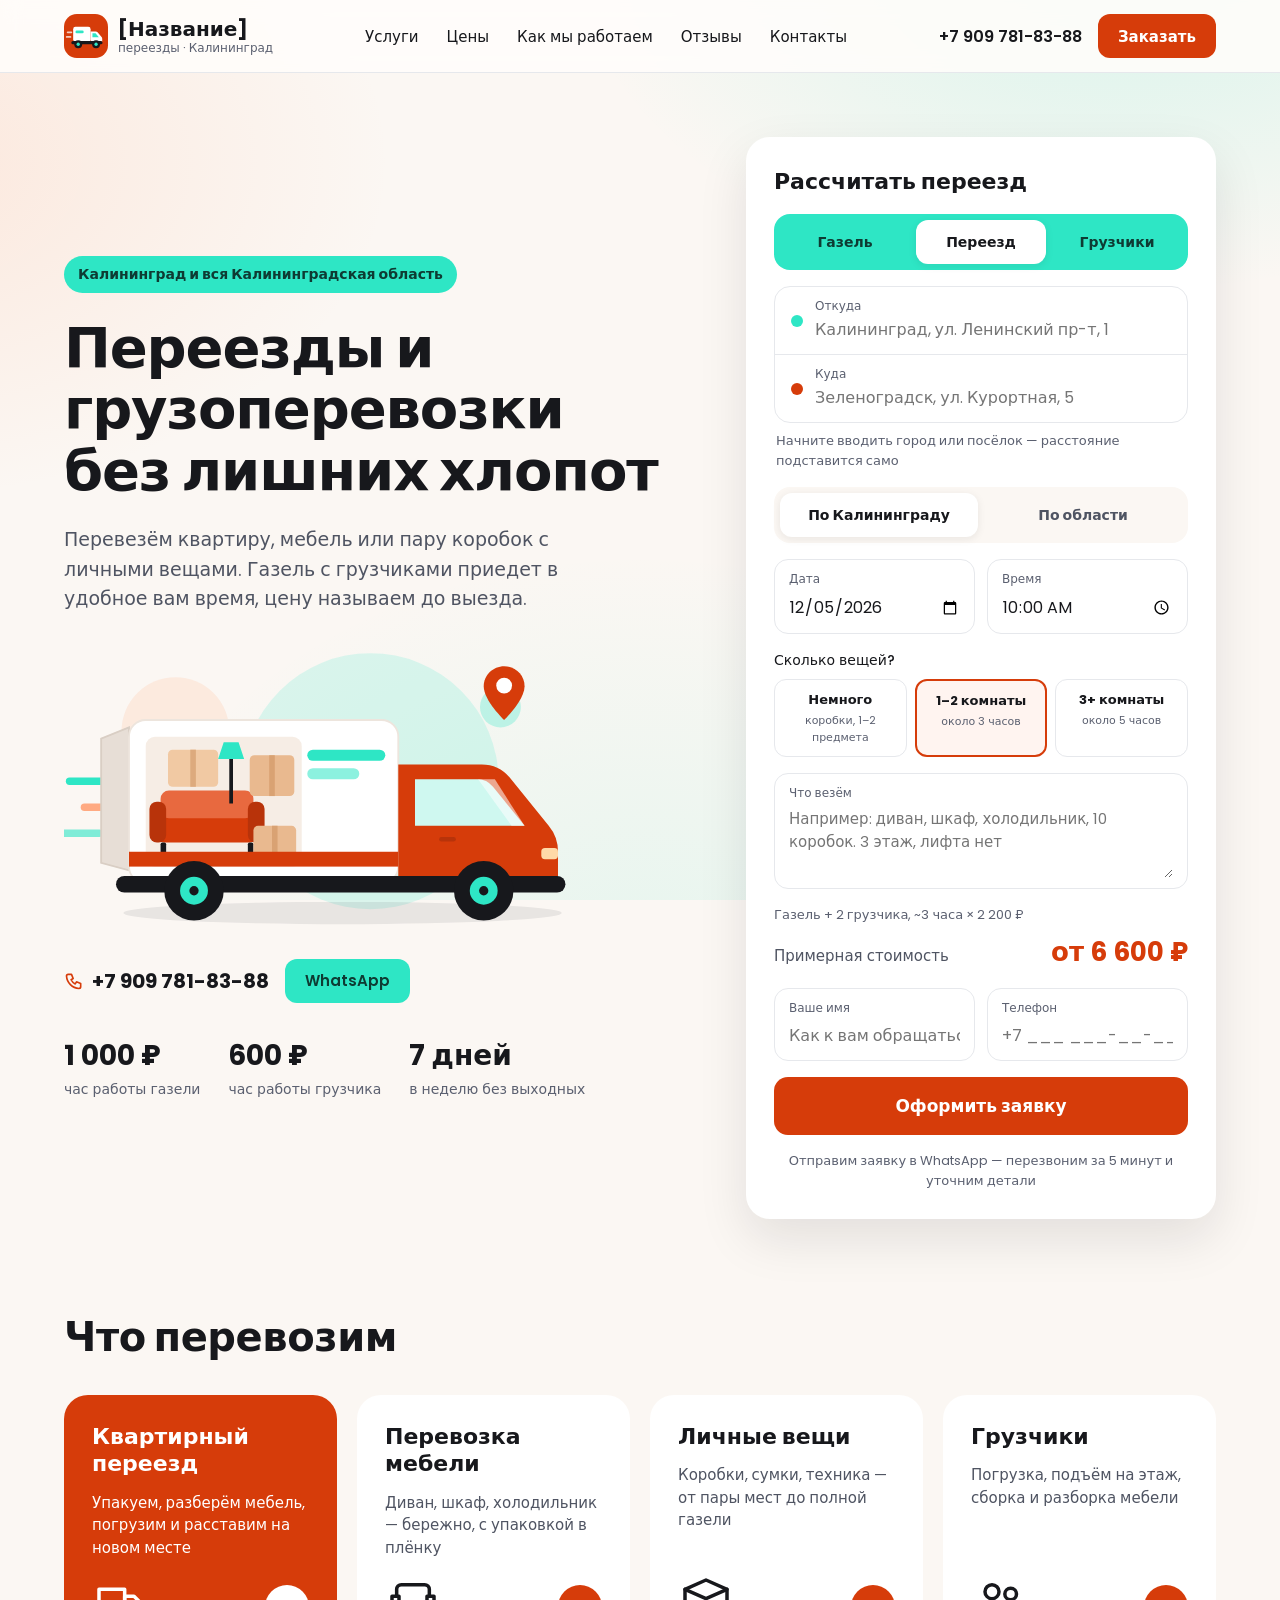
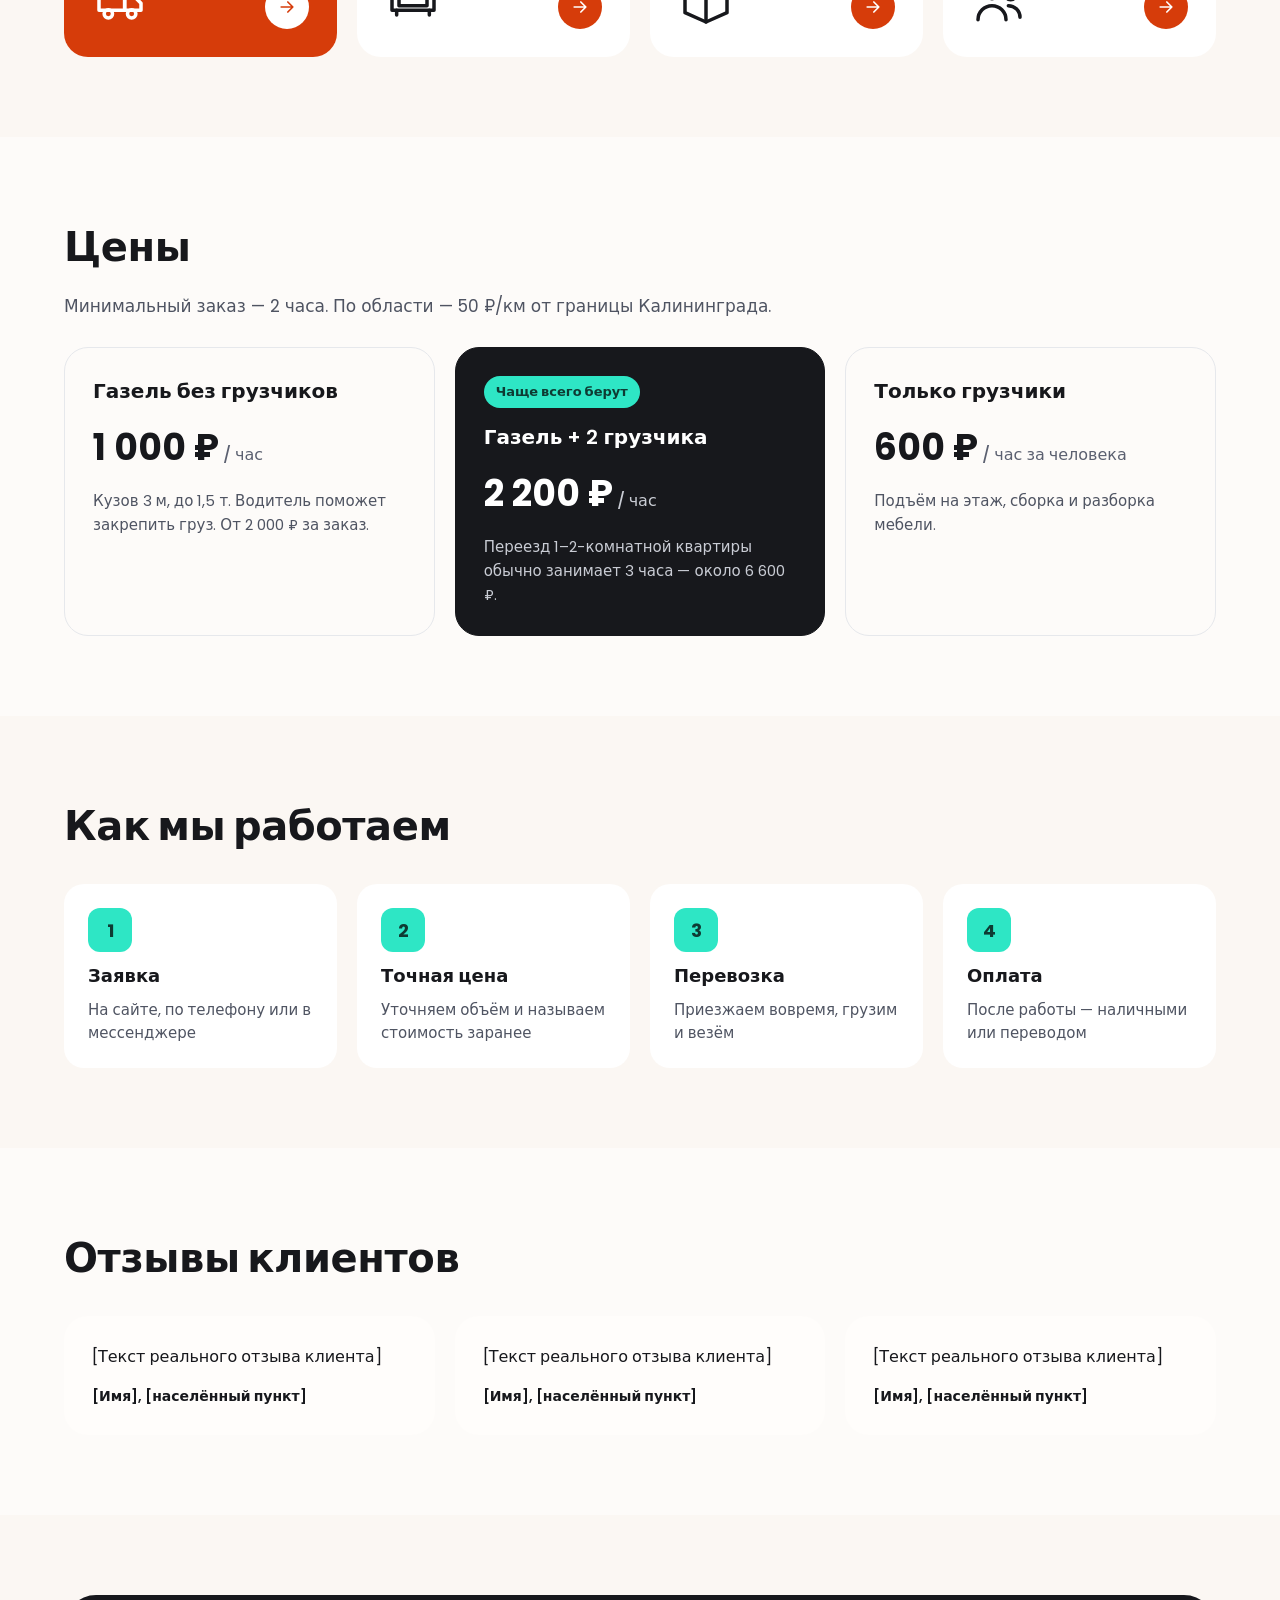
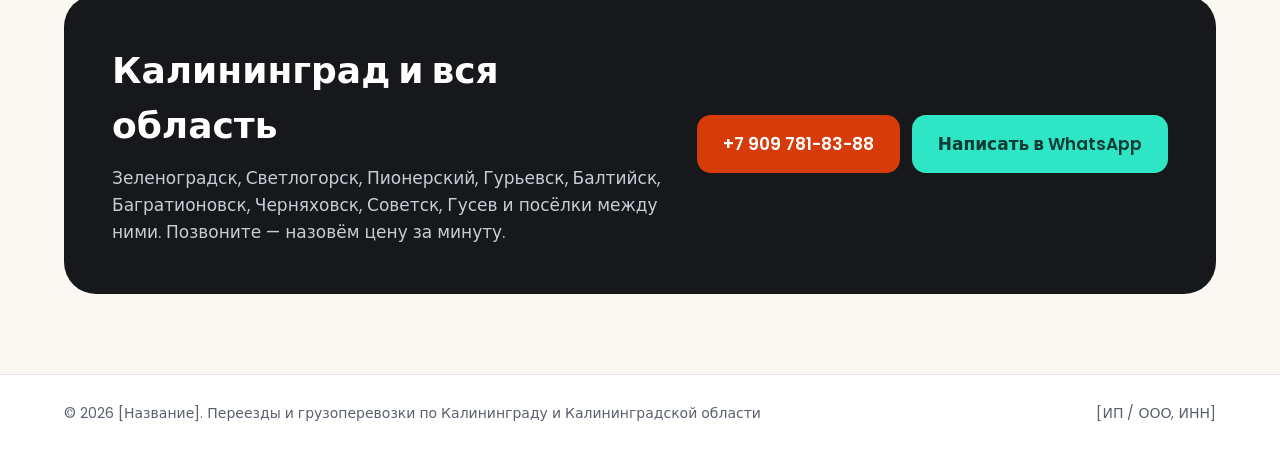
<file: kaliningrad-pereezd/index.html>
<!doctype html>
<html lang="ru">
<head>
<meta charset="utf-8">
<meta name="viewport" content="width=device-width, initial-scale=1, viewport-fit=cover">
<title>Переезды и грузоперевозки по Калининграду и области — газель с грузчиками</title>
<meta name="description" content="Квартирные переезды, перевозка мебели и личных вещей по Калининграду и Калининградской области. Газель от 1 000 ₽/час, грузчики от 600 ₽/час. Цена до выезда.">
<meta name="theme-color" content="#D63C0A">
<link rel="manifest" href="manifest.webmanifest">
<link rel="icon" href="icon.svg?v=5" type="image/svg+xml">
<link rel="apple-touch-icon" href="icon.svg?v=5">
<link rel="preconnect" href="https://fonts.googleapis.com">
<link rel="preconnect" href="https://fonts.gstatic.com" crossorigin>
<link href="https://fonts.googleapis.com/css2?family=Poppins:wght@400;500;600;700&display=swap" rel="stylesheet">
<link rel="stylesheet" href="styles.css?v=5">
</head>
<body>

<svg width="0" height="0" style="position:absolute" aria-hidden="true">
  <symbol id="i-truck" viewBox="0 0 24 24"><path d="M3 7h11v9H3z"/><path d="M14 10h4l3 3v3h-7z"/><circle cx="7" cy="17.5" r="1.8"/><circle cx="17" cy="17.5" r="1.8"/></symbol>
  <symbol id="i-sofa" viewBox="0 0 24 24"><path d="M5 10V7a2 2 0 0 1 2-2h10a2 2 0 0 1 2 2v3"/><path d="M3 10h3v4h12v-4h3v6H3z"/><path d="M5 16v2M19 16v2"/></symbol>
  <symbol id="i-box" viewBox="0 0 24 24"><path d="M3 7l9-4 9 4v10l-9 4-9-4z"/><path d="M3 7l9 4 9-4M12 11v10"/></symbol>
  <symbol id="i-people" viewBox="0 0 24 24"><circle cx="9" cy="8" r="3"/><path d="M3 20a6 6 0 0 1 12 0"/><circle cx="17" cy="9" r="2.5"/><path d="M16 14a5 5 0 0 1 5 5"/></symbol>
  <symbol id="i-arrow" viewBox="0 0 24 24"><path d="M5 12h14M13 6l6 6-6 6"/></symbol>
  <symbol id="i-phone" viewBox="0 0 24 24"><path d="M5 4h4l2 5-2.5 1.5a11 11 0 0 0 5 5L15 13l5 2v4a2 2 0 0 1-2 2A16 16 0 0 1 3 6a2 2 0 0 1 2-2z"/></symbol>
  <symbol id="i-home" viewBox="0 0 24 24"><path d="M3 11l9-7 9 7v9H3z"/><path d="M9 20v-6h6v6"/></symbol>
  <symbol id="i-list" viewBox="0 0 24 24"><path d="M4 6h16M4 12h16M4 18h10"/></symbol>
  <symbol id="i-plus" viewBox="0 0 24 24"><path d="M12 5v14M5 12h14"/></symbol>
  <symbol id="i-steps" viewBox="0 0 24 24"><path d="M4 6h3v3H4zM10 7.5h10M4 15h3v3H4zM10 16.5h10"/></symbol>
</svg>

<header class="topbar">
  <div class="wrap topbar__in">
    <a href="#top" class="logo">
      <img class="logo__img" src="icon.svg?v=5" width="44" height="44" alt="">
      <span class="logo__words"><span class="logo__text" data-company>[Название]</span><span class="logo__sub">переезды · Калининград</span></span>
    </a>
    <nav class="mainnav" aria-label="Основное меню">
      <a href="#services">Услуги</a>
      <a href="#prices">Цены</a>
      <a href="#how">Как мы работаем</a>
      <a href="#reviews">Отзывы</a>
      <a href="#contacts">Контакты</a>
    </nav>
    <div class="topbar__actions">
      <a class="topbar__phone" data-phone-link href="#"><span data-phone-text>+7 909 781-83-88</span></a>
      <a class="btn btn--accent btn--sm desktop-only" href="#order">Заказать</a>
      <a class="iconbtn mobile-only" data-phone-link href="#" aria-label="Позвонить"><svg class="ic" width="22" height="22" aria-hidden="true"><use href="#i-phone"/></svg></a>
    </div>
  </div>
</header>

<main id="top">
  <section id="home" class="hero wrap">
    <div class="hero__text">
      <span class="chip chip--mint">Калининград и вся Калининградская область</span>
      <h1>Переезды и грузоперевозки без&nbsp;лишних хлопот</h1>
      <p class="lead">Перевезём квартиру, мебель или пару коробок с личными вещами. Газель с грузчиками приедет в удобное вам время, цену называем до выезда.</p>
      <img class="hero__art" src="van.svg?v=5" width="560" height="320" alt="Газель с диваном и коробками в кузове">
      <div class="hero__contacts">
        <a class="hero__phone" data-phone-link href="#"><svg class="ic" width="20" height="20" aria-hidden="true"><use href="#i-phone"/></svg><span data-phone-text>+7 909 781-83-88</span></a>
        <a class="btn btn--mint btn--sm" data-wa-link href="#" target="_blank" rel="noopener">WhatsApp</a>
      </div>
      <div class="stats">
        <div><b>1 000 ₽</b><span>час работы газели</span></div>
        <div><b>600 ₽</b><span>час работы грузчика</span></div>
        <div><b>7 дней</b><span>в неделю без выходных</span></div>
      </div>
    </div>

    <form id="order" class="card order" novalidate>
      <h2 class="order__title">Рассчитать переезд</h2>

      <div class="seg seg--mint" role="radiogroup" aria-label="Тип услуги">
        <button type="button" class="seg__btn" data-service="gazel" aria-pressed="false">Газель</button>
        <button type="button" class="seg__btn" data-service="move" aria-pressed="true">Переезд</button>
        <button type="button" class="seg__btn" data-service="movers" aria-pressed="false">Грузчики</button>
      </div>

      <div class="route">
        <label class="route__row">
          <span class="dot dot--mint" aria-hidden="true"></span>
          <span class="route__field"><span class="lbl">Откуда</span><input name="from" type="text" list="places" placeholder="Калининград, ул. Ленинский пр-т, 1" autocomplete="off"></span>
        </label>
        <label class="route__row">
          <span class="dot dot--accent" aria-hidden="true"></span>
          <span class="route__field"><span class="lbl">Куда</span><input name="to" type="text" list="places" placeholder="Зеленоградск, ул. Курортная, 5" autocomplete="off"></span>
        </label>
      </div>
      <datalist id="places"></datalist>
      <p class="route__hint" data-route-hint aria-live="polite">Начните вводить город или посёлок — расстояние подставится само</p>

      <div class="seg seg--plain" role="radiogroup" aria-label="Направление">
        <button type="button" class="seg__btn" data-area="city" aria-pressed="true">По Калининграду</button>
        <button type="button" class="seg__btn" data-area="region" aria-pressed="false">По области</button>
      </div>
      <label class="field km" hidden>
        <span class="lbl">Расстояние от границы Калининграда, км</span>
        <input name="km" type="number" inputmode="numeric" min="1" max="250" value="30">
      </label>

      <div class="row2">
        <label class="field"><span class="lbl">Дата</span><input name="date" type="date"></label>
        <label class="field"><span class="lbl">Время</span><input name="time" type="time" value="10:00" step="1800"></label>
      </div>

      <fieldset class="sizes">
        <legend>Сколько вещей?</legend>
        <div class="sizes__grid">
          <button type="button" class="size" data-size="small" aria-pressed="false"><b>Немного</b><span>коробки, 1–2 предмета</span></button>
          <button type="button" class="size" data-size="medium" aria-pressed="true"><b>1–2 комнаты</b><span>около 3 часов</span></button>
          <button type="button" class="size" data-size="large" aria-pressed="false"><b>3+ комнаты</b><span>около 5 часов</span></button>
        </div>
      </fieldset>

      <label class="field field--area">
        <span class="lbl">Что везём</span>
        <textarea name="comment" rows="3" maxlength="600" placeholder="Например: диван, шкаф, холодильник, 10 коробок. 3 этаж, лифта нет"></textarea>
      </label>

      <p class="order__calc" data-calc-detail>Газель + 2 грузчика, ~3 часа</p>
      <div class="order__total">
        <span>Примерная стоимость</span>
        <output data-total>от 6 600 ₽</output>
      </div>

      <div class="row2">
        <label class="field"><span class="lbl">Ваше имя</span><input name="name" type="text" autocomplete="given-name" placeholder="Как к вам обращаться"></label>
        <label class="field"><span class="lbl">Телефон</span><input name="phone" type="tel" autocomplete="tel" placeholder="+7 ___ ___-__-__" required></label>
      </div>

      <button type="submit" class="btn btn--accent btn--lg">Оформить заявку</button>
      <p class="order__note" data-order-note>Отправим заявку в WhatsApp — перезвоним за 5 минут и уточним детали</p>
    </form>
  </section>

  <section id="services" class="wrap section">
    <h2 class="h2">Что перевозим</h2>
    <div class="tiles">
      <a href="#order" class="tile tile--accent" data-pick-service="move" data-pick-size="medium">
        <span class="tile__title">Квартирный переезд</span>
        <span class="tile__text">Упакуем, разберём мебель, погрузим и расставим на новом месте</span>
        <span class="tile__foot"><svg class="ic tile__ic" aria-hidden="true"><use href="#i-truck"/></svg><span class="tile__go"><svg class="ic" width="20" height="20" aria-hidden="true"><use href="#i-arrow"/></svg></span></span>
      </a>
      <a href="#order" class="tile" data-pick-service="move" data-pick-size="small">
        <span class="tile__title">Перевозка мебели</span>
        <span class="tile__text">Диван, шкаф, холодильник — бережно, с упаковкой в плёнку</span>
        <span class="tile__foot"><svg class="ic tile__ic" aria-hidden="true"><use href="#i-sofa"/></svg><span class="tile__go"><svg class="ic" width="20" height="20" aria-hidden="true"><use href="#i-arrow"/></svg></span></span>
      </a>
      <a href="#order" class="tile" data-pick-service="gazel" data-pick-size="small">
        <span class="tile__title">Личные вещи</span>
        <span class="tile__text">Коробки, сумки, техника — от пары мест до полной газели</span>
        <span class="tile__foot"><svg class="ic tile__ic" aria-hidden="true"><use href="#i-box"/></svg><span class="tile__go"><svg class="ic" width="20" height="20" aria-hidden="true"><use href="#i-arrow"/></svg></span></span>
      </a>
      <a href="#order" class="tile" data-pick-service="movers" data-pick-size="medium">
        <span class="tile__title">Грузчики</span>
        <span class="tile__text">Погрузка, подъём на этаж, сборка и разборка мебели</span>
        <span class="tile__foot"><svg class="ic tile__ic" aria-hidden="true"><use href="#i-people"/></svg><span class="tile__go"><svg class="ic" width="20" height="20" aria-hidden="true"><use href="#i-arrow"/></svg></span></span>
      </a>
    </div>
  </section>

  <section id="prices" class="band">
    <div class="wrap section">
      <h2 class="h2">Цены</h2>
      <p class="sub">Минимальный заказ — 2 часа. По области — 50 ₽/км от границы Калининграда.</p>
      <div class="prices">
        <div class="price">
          <span class="price__name">Газель без грузчиков</span>
          <span class="price__val">1 000 ₽<small> / час</small></span>
          <span class="price__text">Кузов 3 м, до 1,5 т. Водитель поможет закрепить груз. От 2 000 ₽ за заказ.</span>
        </div>
        <div class="price price--dark">
          <span class="chip chip--mint chip--sm">Чаще всего берут</span>
          <span class="price__name">Газель + 2 грузчика</span>
          <span class="price__val">2 200 ₽<small> / час</small></span>
          <span class="price__text">Переезд 1–2-комнатной квартиры обычно занимает 3 часа — около 6 600 ₽.</span>
        </div>
        <div class="price">
          <span class="price__name">Только грузчики</span>
          <span class="price__val">600 ₽<small> / час за человека</small></span>
          <span class="price__text">Подъём на этаж, сборка и разборка мебели.</span>
        </div>
      </div>
    </div>
  </section>

  <section id="how" class="wrap section">
    <h2 class="h2">Как мы работаем</h2>
    <ol class="steps">
      <li><span class="num">1</span><b>Заявка</b><span>На сайте, по телефону или в мессенджере</span></li>
      <li><span class="num">2</span><b>Точная цена</b><span>Уточняем объём и называем стоимость заранее</span></li>
      <li><span class="num">3</span><b>Перевозка</b><span>Приезжаем вовремя, грузим и везём</span></li>
      <li><span class="num">4</span><b>Оплата</b><span>После работы — наличными или переводом</span></li>
    </ol>
  </section>

  <section id="reviews" class="band">
    <div class="wrap section">
      <h2 class="h2">Отзывы клиентов</h2>
      <div class="reviews">
        <figure class="review"><blockquote>[Текст реального отзыва клиента]</blockquote><figcaption>[Имя], [населённый пункт]</figcaption></figure>
        <figure class="review"><blockquote>[Текст реального отзыва клиента]</blockquote><figcaption>[Имя], [населённый пункт]</figcaption></figure>
        <figure class="review"><blockquote>[Текст реального отзыва клиента]</blockquote><figcaption>[Имя], [населённый пункт]</figcaption></figure>
      </div>
    </div>
  </section>

  <section id="contacts" class="wrap section">
    <div class="cta">
      <div class="cta__text">
        <h2>Калининград и вся область</h2>
        <p>Зеленоградск, Светлогорск, Пионерский, Гурьевск, Балтийск, Багратионовск, Черняховск, Советск, Гусев и посёлки между ними. Позвоните — назовём цену за минуту.</p>
      </div>
      <div class="cta__btns">
        <a class="btn btn--accent btn--lg" data-phone-link href="#"><span data-phone-text>+7 909 781-83-88</span></a>
        <a class="btn btn--mint btn--lg" data-wa-link href="#" target="_blank" rel="noopener">Написать в WhatsApp</a>
      </div>
    </div>
  </section>
</main>

<footer class="footer">
  <div class="wrap footer__in">
    <span>© <span data-year>2026</span> <span data-company>[Название]</span>. Переезды и грузоперевозки по Калининграду и Калининградской области</span>
    <span>[ИП / ООО, ИНН]</span>
  </div>
</footer>

<nav class="tabbar" aria-label="Меню приложения">
  <a href="#home" class="tabbar__item is-active"><svg class="ic" width="22" height="22" aria-hidden="true"><use href="#i-home"/></svg>Главная</a>
  <a href="#prices" class="tabbar__item"><svg class="ic" width="22" height="22" aria-hidden="true"><use href="#i-list"/></svg>Цены</a>
  <a href="#order" class="tabbar__fab" aria-label="Заказать"><svg class="ic" width="26" height="26" aria-hidden="true"><use href="#i-plus"/></svg></a>
  <a href="#how" class="tabbar__item"><svg class="ic" width="22" height="22" aria-hidden="true"><use href="#i-steps"/></svg>Как работаем</a>
  <a href="#" class="tabbar__item" data-phone-link><svg class="ic" width="22" height="22" aria-hidden="true"><use href="#i-phone"/></svg>Позвонить</a>
</nav>

<script src="app.js?v=5"></script>
</body>
</html>
</file>
<file: kaliningrad-pereezd/styles.css>
:root {
  --accent: #D63C0A;
  --accent-dark: #B8330A;
  --accent-soft: #FFF4F0;
  --mint: #2EE6C5;
  --mint-ink: #0E3B33;
  --ink: #17181C;
  --ink-2: #4F5462;
  --muted: #5B6070;
  --line: #E6E8EC;
  --bg: #FBF7F3;
  --bg-soft: #FFFDFB;
  --card: #FFFFFF;
  --radius: 24px;
}

* { box-sizing: border-box; }
[hidden] { display: none !important; }
html { scroll-behavior: smooth; scroll-padding-top: 84px; overflow-x: hidden; -webkit-text-size-adjust: 100%; text-size-adjust: 100%; }
html, body { max-width: 100%; overflow-x: clip; }
img { max-width: 100%; height: auto; }
body {
  margin: 0;
  font-family: Poppins, system-ui, -apple-system, "Segoe UI", sans-serif;
  color: var(--ink);
  background:
    radial-gradient(900px 560px at 88% -6%, rgba(46, 230, 197, 0.18), transparent 62%),
    radial-gradient(820px 560px at -8% 18%, rgba(255, 170, 130, 0.20), transparent 60%),
    radial-gradient(900px 700px at 50% 108%, rgba(46, 230, 197, 0.10), transparent 60%),
    var(--bg);
  background-attachment: fixed;
  -webkit-font-smoothing: antialiased;
}
a { color: var(--ink); }
a:hover { color: var(--accent-dark); }
img, svg { display: block; }
button, input, textarea { font: inherit; color: inherit; }
:focus-visible { outline: 3px solid var(--accent); outline-offset: 2px; }

.ic { fill: none; stroke: currentColor; stroke-width: 2; stroke-linecap: round; stroke-linejoin: round; }
.wrap { max-width: 1200px; margin: 0 auto; padding-left: 24px; padding-right: 24px; }
.mobile-only { display: none !important; }

/* Шапка */
.topbar { position: sticky; top: 0; z-index: 20; background: var(--card); border-bottom: 1px solid var(--line); }
.topbar__in { display: flex; align-items: center; justify-content: space-between; gap: 16px; padding-top: 14px; padding-bottom: 14px; }
.logo { display: flex; align-items: center; gap: 10px; text-decoration: none; }
.logo__mark { width: 40px; height: 40px; border-radius: 12px; background: var(--accent); color: #fff; display: flex; align-items: center; justify-content: center; }
.logo__img { width: 44px; height: 44px; flex: none; }
.logo__words { display: flex; flex-direction: column; line-height: 1.15; }
.logo__text { font-weight: 700; font-size: 20px; }
.logo__sub { font-size: 12px; color: var(--muted); font-weight: 500; }
.hero__art { width: 100%; max-width: 520px; height: auto; margin: 4px 0 -4px; }
.hero__contacts { display: flex; flex-wrap: wrap; align-items: center; gap: 16px; }
.hero__phone { display: inline-flex; align-items: center; gap: 8px; font-size: 20px; font-weight: 700; text-decoration: none; min-height: 44px; }
.hero__phone .ic { color: var(--accent); }
.mainnav { display: flex; gap: 28px; font-size: 15px; font-weight: 500; }
.mainnav a { text-decoration: none; }
.topbar__actions { display: flex; align-items: center; gap: 16px; }
.topbar__phone { font-weight: 600; text-decoration: none; white-space: nowrap; }
.iconbtn { width: 44px; height: 44px; border-radius: 50%; background: var(--bg); color: var(--accent); display: flex; align-items: center; justify-content: center; }

/* Кнопки */
.btn { display: inline-flex; align-items: center; justify-content: center; gap: 8px; border: 0; border-radius: 14px; font-weight: 600; text-decoration: none; cursor: pointer; min-height: 44px; }
.btn--sm { padding: 10px 20px; font-size: 15px; border-radius: 12px; }
.btn--lg { padding: 16px 26px; font-size: 17px; min-height: 52px; }
.btn--accent { background: var(--accent); color: #fff; }
.btn--accent:hover { background: var(--accent-dark); color: #fff; }
.btn--mint { background: var(--mint); color: var(--mint-ink); }
.btn--mint:hover { color: var(--mint-ink); filter: brightness(0.95); }

.chip { display: inline-block; font-weight: 600; font-size: 14px; padding: 8px 14px; border-radius: 999px; }
.chip--mint { background: var(--mint); color: var(--mint-ink); }
.chip--sm { font-size: 13px; padding: 6px 12px; align-self: flex-start; }

/* Первый экран */
.hero { display: flex; flex-wrap: wrap; gap: 48px; align-items: center; padding-top: 64px; padding-bottom: 72px; }
.hero__text { flex: 1 1 480px; min-width: 0; display: flex; flex-direction: column; gap: 24px; align-items: flex-start; }
.hero h1 { margin: 0; font-size: clamp(34px, 5vw, 56px); line-height: 1.1; font-weight: 700; letter-spacing: -0.02em; }
.lead { margin: 0; font-size: 19px; line-height: 1.55; color: var(--ink-2); max-width: 520px; }
.stats { display: flex; flex-wrap: wrap; gap: 28px; padding-top: 8px; }
.stats div { display: flex; flex-direction: column; gap: 2px; }
.stats b { font-size: 28px; }
.stats span { font-size: 14px; color: var(--muted); }

/* Форма заказа */
.card { background: var(--card); border-radius: var(--radius); box-shadow: 0 20px 50px rgba(23,24,28,0.10); }
.order { flex: 1 1 400px; min-width: 0; max-width: 470px; padding: 28px; display: flex; flex-direction: column; gap: 16px; }
.order__title { margin: 0; font-size: 22px; font-weight: 600; }
.seg { display: grid; grid-auto-flow: column; grid-auto-columns: minmax(0, 1fr); gap: 6px; padding: 6px; border-radius: 16px; }
.seg--mint { background: var(--mint); }
.seg--plain { background: var(--bg); }
.seg__btn { border: 0; background: transparent; font-size: 14px; font-weight: 600; padding: 10px 4px; border-radius: 12px; min-height: 44px; cursor: pointer; color: var(--mint-ink); }
.seg--plain .seg__btn { color: var(--ink-2); }
.seg__btn[aria-pressed="true"] { background: #fff; color: var(--ink); box-shadow: 0 2px 8px rgba(23,24,28,0.08); }

.route { border: 1px solid var(--line); border-radius: 16px; }
.route__row { display: flex; align-items: center; gap: 12px; padding: 10px 16px; }
.route__row + .route__row { border-top: 1px solid var(--line); }
.route__field { display: flex; flex-direction: column; flex: 1; min-width: 0; }
.route__hint { margin: -8px 2px 0; font-size: 13px; color: var(--muted); }
.route__hint.is-found { color: var(--mint-ink); font-weight: 500; }
.dot { width: 12px; height: 12px; border-radius: 50%; flex: none; }
.dot--mint { background: var(--mint); }
.dot--accent { background: var(--accent); }
.lbl { font-size: 12px; color: var(--muted); }
.route input, .field input { border: 0; outline: 0; background: transparent; font-size: 16px; padding: 2px 0; width: 100%; min-width: 0; }
.field { display: flex; flex-direction: column; gap: 4px; border: 1px solid var(--line); border-radius: 14px; padding: 10px 14px; }
.field:focus-within, .route__row:focus-within { box-shadow: inset 0 0 0 2px var(--accent); border-radius: 14px; }
.row2 { display: grid; grid-template-columns: repeat(2, minmax(0, 1fr)); gap: 12px; }
.field.is-error { border-color: var(--accent); background: var(--accent-soft); }

.sizes { border: 0; margin: 0; padding: 0; display: flex; flex-direction: column; gap: 8px; }
.sizes legend { font-size: 14px; font-weight: 500; padding: 0; margin-bottom: 8px; }
.sizes__grid { display: grid; grid-template-columns: repeat(3, minmax(0, 1fr)); gap: 8px; }
.size { border: 1px solid var(--line); background: #fff; border-radius: 12px; padding: 10px 6px; min-height: 56px; cursor: pointer; display: flex; flex-direction: column; gap: 2px; align-items: center; text-align: center; }
.size b { font-size: 13px; }
.size span { font-size: 11px; color: var(--muted); }
.size[aria-pressed="true"] { border: 2px solid var(--accent); background: var(--accent-soft); }

.order__calc { margin: 0; font-size: 13px; color: var(--muted); }
.order__total { display: flex; justify-content: space-between; align-items: baseline; gap: 12px; margin-top: -8px; }
.order__total span { font-size: 15px; color: var(--ink-2); }
.order__total output { font-size: 26px; font-weight: 700; color: var(--accent); white-space: nowrap; }
.order__note { margin: 0; font-size: 13px; color: var(--muted); text-align: center; }
.order__note.is-ok { color: var(--mint-ink); background: var(--mint); padding: 10px; border-radius: 12px; font-weight: 600; }

/* Секции */
.section { padding-top: 80px; padding-bottom: 80px; display: flex; flex-direction: column; gap: 28px; }
#services.section { padding-top: 16px; }
.h2 { margin: 0; font-size: clamp(28px, 4vw, 40px); font-weight: 700; letter-spacing: -0.01em; }
.sub { margin: -12px 0 0; font-size: 17px; color: var(--ink-2); }
.band { background: rgba(255, 255, 255, 0.55); }
.topbar { background: rgba(255, 253, 251, 0.88); backdrop-filter: blur(10px); -webkit-backdrop-filter: blur(10px); }
.footer { background: var(--bg-soft); }
.review { background: var(--bg-soft) !important; }
.field--area textarea { border: 0; outline: 0; background: transparent; font-size: 15px; line-height: 1.5; padding: 2px 0; width: 100%; resize: vertical; min-height: 66px; }

.tiles { display: grid; grid-template-columns: repeat(4, minmax(0, 1fr)); gap: 20px; }
.tile { background: var(--card); border-radius: var(--radius); padding: 28px; display: flex; flex-direction: column; gap: 14px; min-height: 250px; text-decoration: none; transition: transform .15s ease, box-shadow .15s ease; }
.tile:hover { transform: translateY(-3px); box-shadow: 0 14px 30px rgba(23,24,28,0.08); color: var(--ink); }
.tile__title { font-size: 22px; font-weight: 600; line-height: 1.25; }
.tile__text { font-size: 15px; line-height: 1.5; color: var(--ink-2); }
.tile__foot { margin-top: auto; display: flex; justify-content: space-between; align-items: flex-end; }
.tile__ic { width: 56px; height: 56px; stroke-width: 1.5; }
.tile__go { width: 44px; height: 44px; border-radius: 50%; background: var(--accent); color: #fff; display: flex; align-items: center; justify-content: center; }
.tile--accent { background: var(--accent); color: #fff; }
.tile--accent:hover { color: #fff; }
.tile--accent .tile__text { color: #fff; }
.tile--accent .tile__go { background: #fff; color: var(--accent); }

.prices { display: grid; grid-template-columns: repeat(3, minmax(0, 1fr)); gap: 20px; }
.price { border: 1px solid var(--line); border-radius: var(--radius); padding: 28px; display: flex; flex-direction: column; gap: 14px; }
.price__name { font-size: 20px; font-weight: 600; }
.price__val { font-size: 36px; font-weight: 700; }
.price__val small { font-size: 16px; font-weight: 500; color: var(--muted); }
.price__text { font-size: 15px; line-height: 1.6; color: var(--ink-2); }
.price--dark { background: var(--ink); color: #fff; border-color: var(--ink); }
.price--dark .price__val small, .price--dark .price__text { color: #C9CCD4; }

.steps { list-style: none; margin: 0; padding: 0; display: grid; grid-template-columns: repeat(4, minmax(0, 1fr)); gap: 20px; }
.steps li { background: var(--card); border-radius: 20px; padding: 24px; display: flex; flex-direction: column; gap: 10px; }
.steps b { font-size: 18px; font-weight: 600; }
.steps li > span:last-child { font-size: 15px; line-height: 1.5; color: var(--ink-2); }
.num { width: 44px; height: 44px; border-radius: 12px; background: var(--mint); color: var(--mint-ink); font-weight: 700; font-size: 18px; display: flex; align-items: center; justify-content: center; }

.reviews { display: grid; grid-template-columns: repeat(3, minmax(0, 1fr)); gap: 20px; }
.review { margin: 0; background: var(--bg); border-radius: var(--radius); padding: 28px; display: flex; flex-direction: column; gap: 16px; }
.review blockquote { margin: 0; font-size: 16px; line-height: 1.6; }
.review figcaption { font-size: 14px; font-weight: 600; }

.cta { background: var(--ink); color: #fff; border-radius: 32px; padding: 48px; display: flex; flex-wrap: wrap; gap: 32px; align-items: center; justify-content: space-between; }
.cta__text { flex: 1 1 420px; min-width: 0; }
.cta h2 { margin: 0 0 12px; font-size: clamp(26px, 3.5vw, 36px); }
.cta p { margin: 0; font-size: 17px; line-height: 1.6; color: #C9CCD4; }
.cta__btns { display: flex; flex-wrap: wrap; gap: 12px; }

.footer { border-top: 1px solid var(--line); background: var(--card); }
.footer__in { display: flex; flex-wrap: wrap; gap: 12px; justify-content: space-between; padding-top: 28px; padding-bottom: 28px; font-size: 14px; color: var(--muted); }

.tabbar { display: none; }

/* Планшет */
@media (max-width: 1080px) {
  .mainnav { display: none; }
  .tiles, .steps { grid-template-columns: repeat(2, minmax(0, 1fr)); }
  .prices, .reviews { grid-template-columns: minmax(0, 1fr); }
  .order { max-width: none; }
}

/* Телефон — режим «приложения» */
@media (max-width: 720px) {
  html { scroll-padding-top: 72px; }
  body { padding-bottom: calc(84px + env(safe-area-inset-bottom)); }
  .wrap { padding-left: 16px; padding-right: 16px; }
  .desktop-only, .topbar__phone { display: none !important; }
  .mobile-only { display: flex !important; }
  .logo__img { width: 38px; height: 38px; }
  .logo__text { font-size: 17px; }
  .logo__sub { font-size: 11px; }
  .hero__art { max-width: 320px; align-self: center; margin: 0; }
  .hero__contacts { display: none; }

  .hero { padding-top: 20px; padding-bottom: 32px; gap: 20px; }
  .hero__text { gap: 14px; }
  .hero h1 { font-size: 28px; }
  .lead { font-size: 15px; }
  .stats { display: none; }
  .chip { font-size: 13px; }

  .order { padding: 18px 16px; border-radius: 20px; box-shadow: 0 6px 20px rgba(23,24,28,0.06); }
  .order__title { font-size: 20px; }
  .size span { display: none; }
  .order__total output { font-size: 24px; }

  .section { padding-top: 36px; padding-bottom: 36px; gap: 18px; }
  #services.section { padding-top: 4px; }
  .h2 { font-size: 22px; }
  .sub { font-size: 14px; margin-top: -6px; }
  .band { background: transparent; }

  .tiles { gap: 12px; }
  .tile { padding: 16px; min-height: 150px; border-radius: 20px; gap: 8px; }
  .tile__title { font-size: 16px; }
  .tile__text { display: none; }
  .tile__ic { width: 44px; height: 44px; }
  .tile__go { width: 32px; height: 32px; }
  .tile__go .ic { width: 16px; height: 16px; }

  .price { background: var(--card); padding: 18px; border-radius: 20px; gap: 8px; }
  .price--dark { background: var(--ink); }
  .price__val { font-size: 26px; }

  .steps { grid-template-columns: minmax(0, 1fr); gap: 10px; }
  .steps li { flex-direction: row; flex-wrap: wrap; align-items: center; padding: 14px 16px; gap: 4px 14px; border-radius: 16px; }
  .steps .num { width: 36px; height: 36px; font-size: 16px; }
  .steps b { font-size: 15px; }
  .steps li > span:last-child { flex-basis: 100%; padding-left: 50px; font-size: 14px; }

  .review { background: var(--card); padding: 18px; border-radius: 20px; }
  .cta { padding: 24px; border-radius: 24px; }
  .cta__btns { width: 100%; }
  .cta__btns .btn { flex: 1 1 100%; }
  .footer { margin-bottom: 0; }

  .tabbar {
    display: flex; position: fixed; left: 0; right: 0; bottom: 0; z-index: 30;
    background: var(--card); border-top: 1px solid var(--line);
    padding: 8px 8px calc(10px + env(safe-area-inset-bottom));
    justify-content: space-around; align-items: flex-end;
  }
  .tabbar__item { display: flex; flex-direction: column; align-items: center; gap: 2px; font-size: 11px; color: var(--muted); text-decoration: none; min-width: 60px; min-height: 44px; }
  .tabbar__item.is-active { color: var(--accent); }
  .tabbar__fab { width: 60px; height: 60px; border-radius: 50%; background: var(--accent); color: #fff; display: flex; align-items: center; justify-content: center; margin-top: -30px; box-shadow: 0 8px 20px rgba(214,60,10,0.35); }
  .tabbar__fab:hover { color: #fff; }
}

@media (prefers-reduced-motion: reduce) {
  html { scroll-behavior: auto; }
  .tile { transition: none; }
}
</file>
